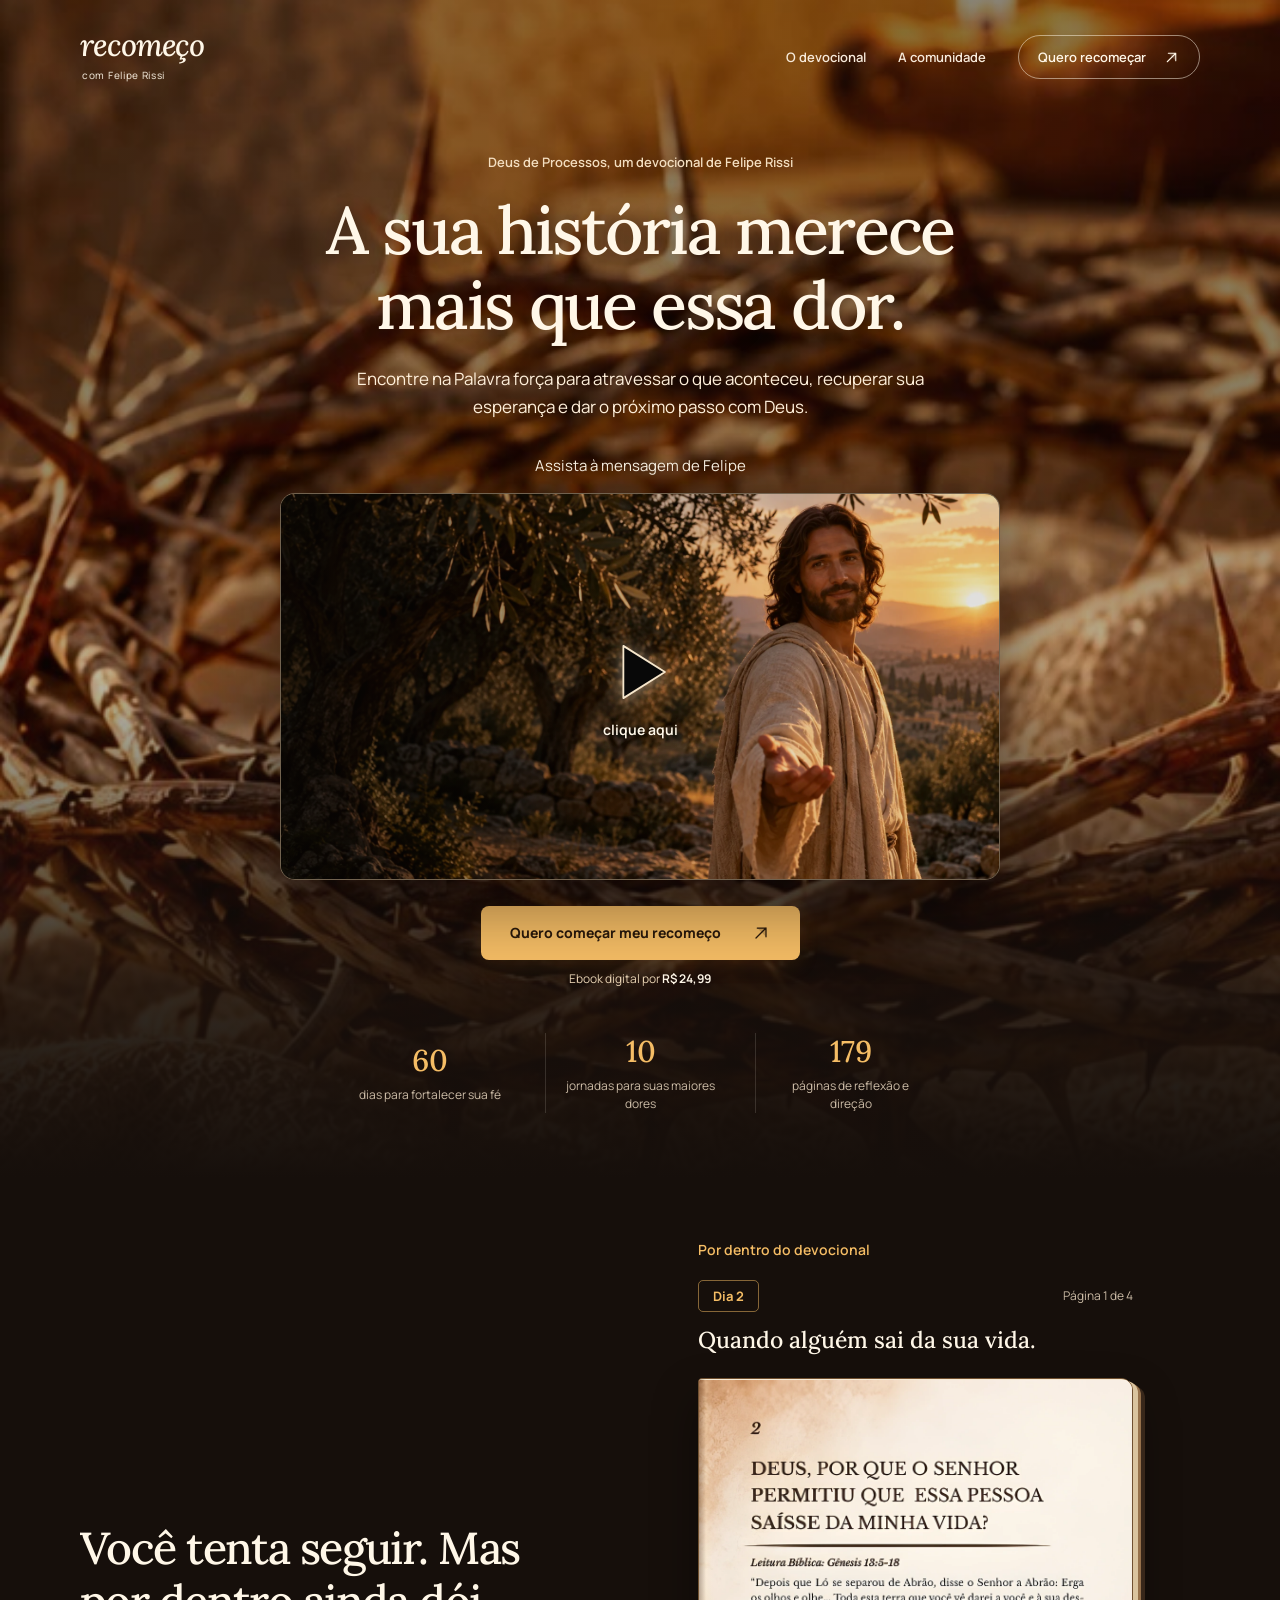
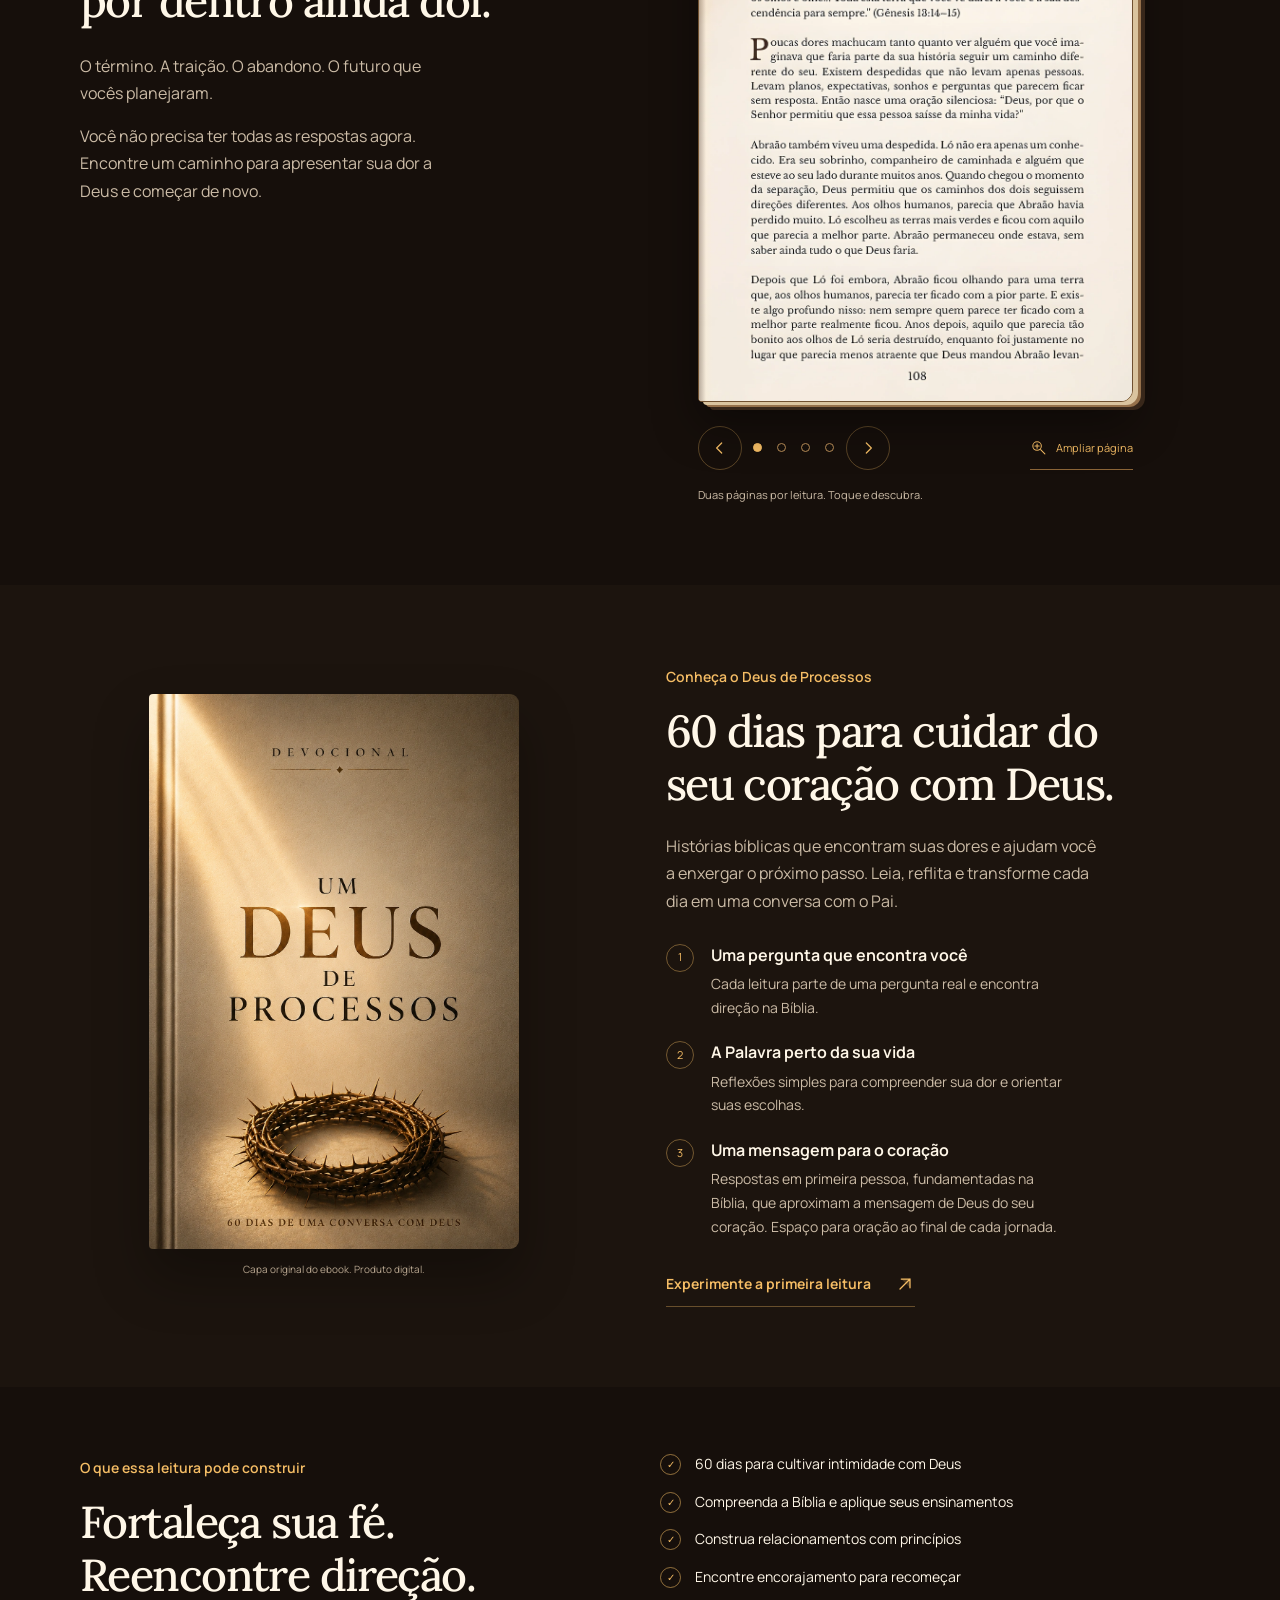
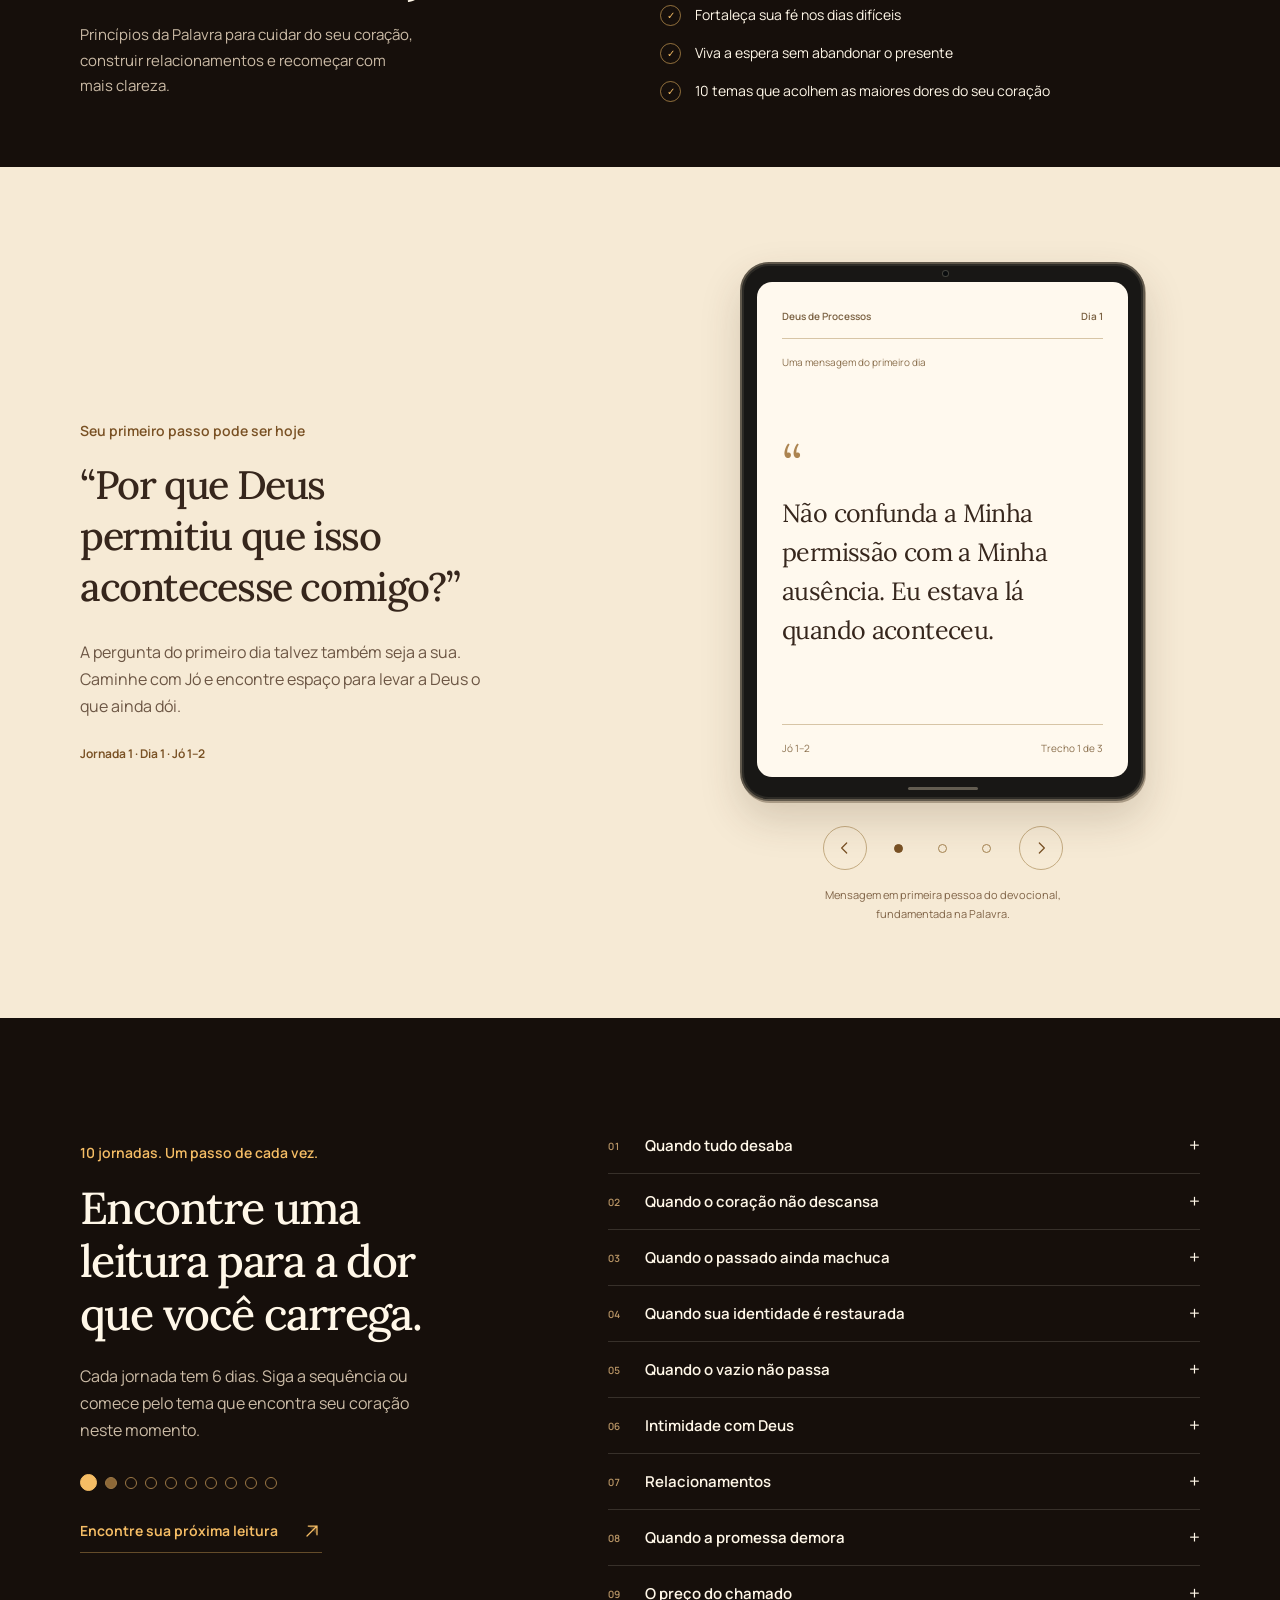
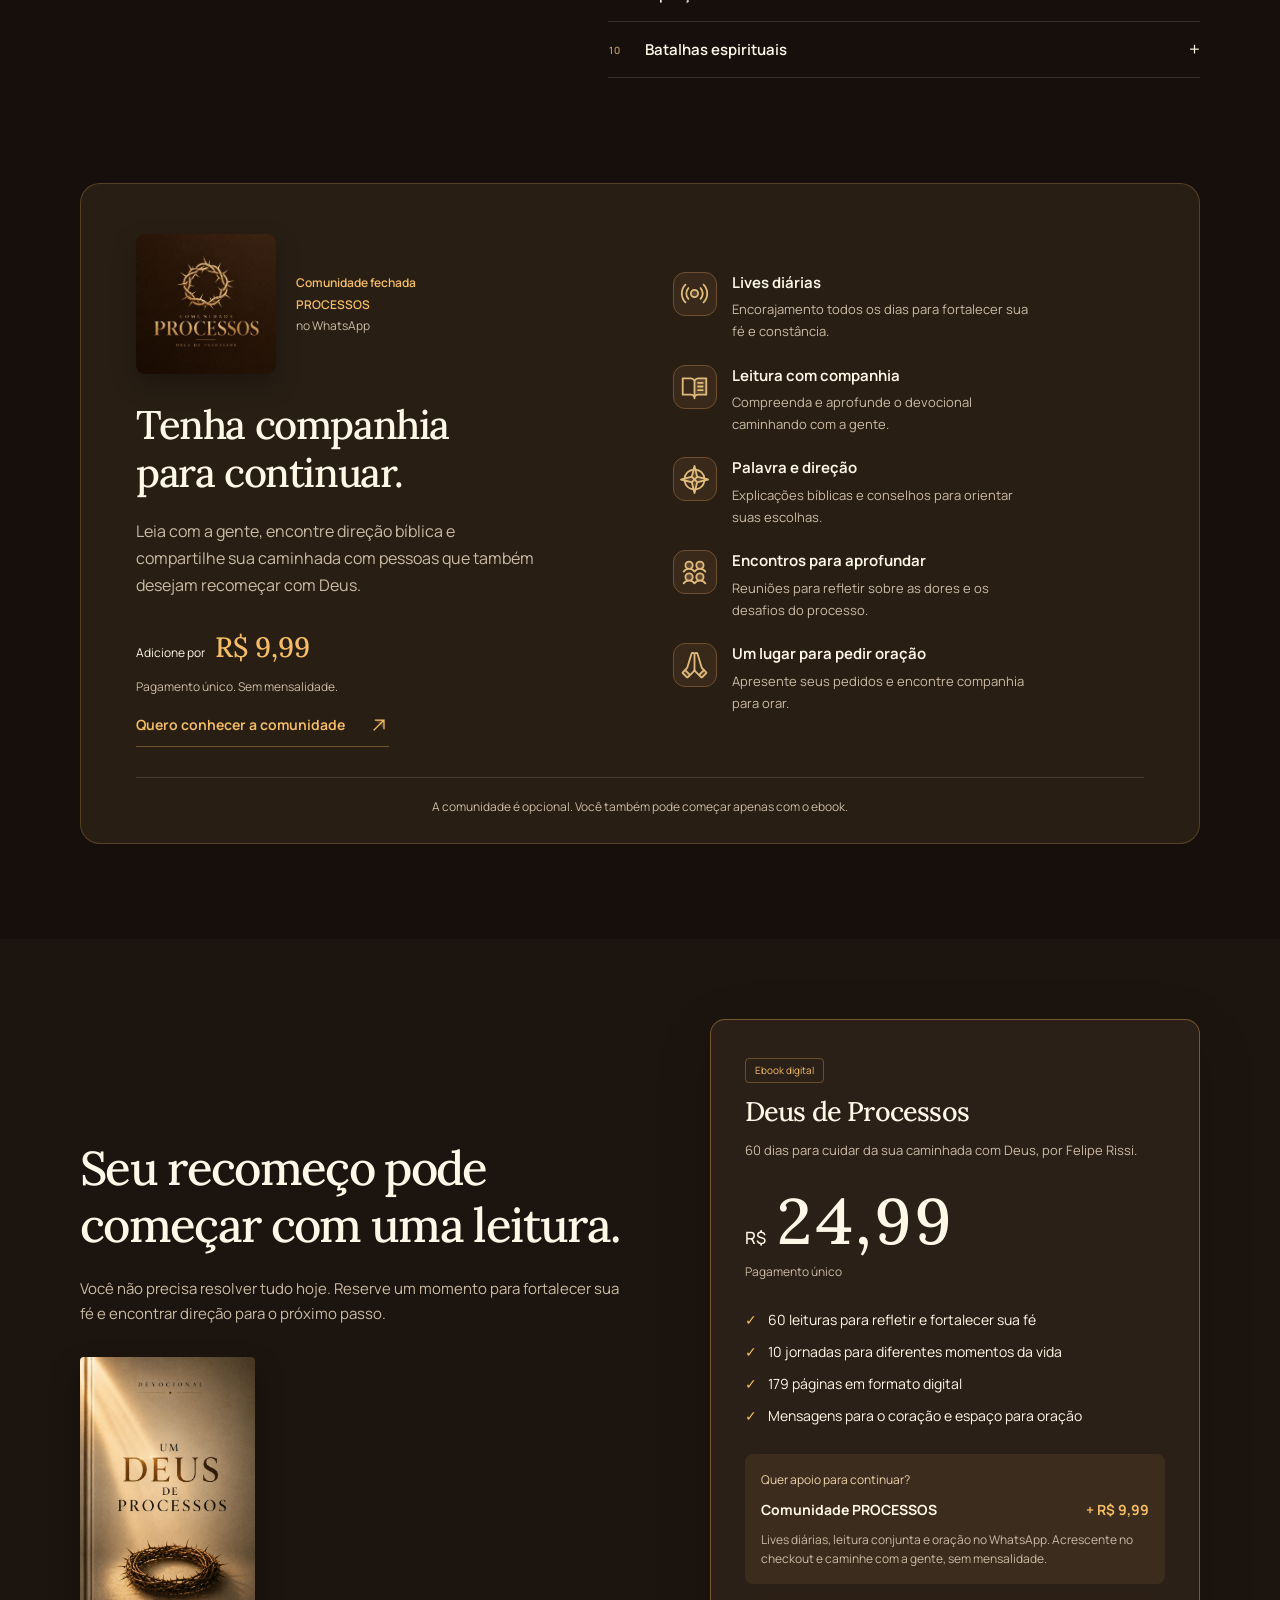
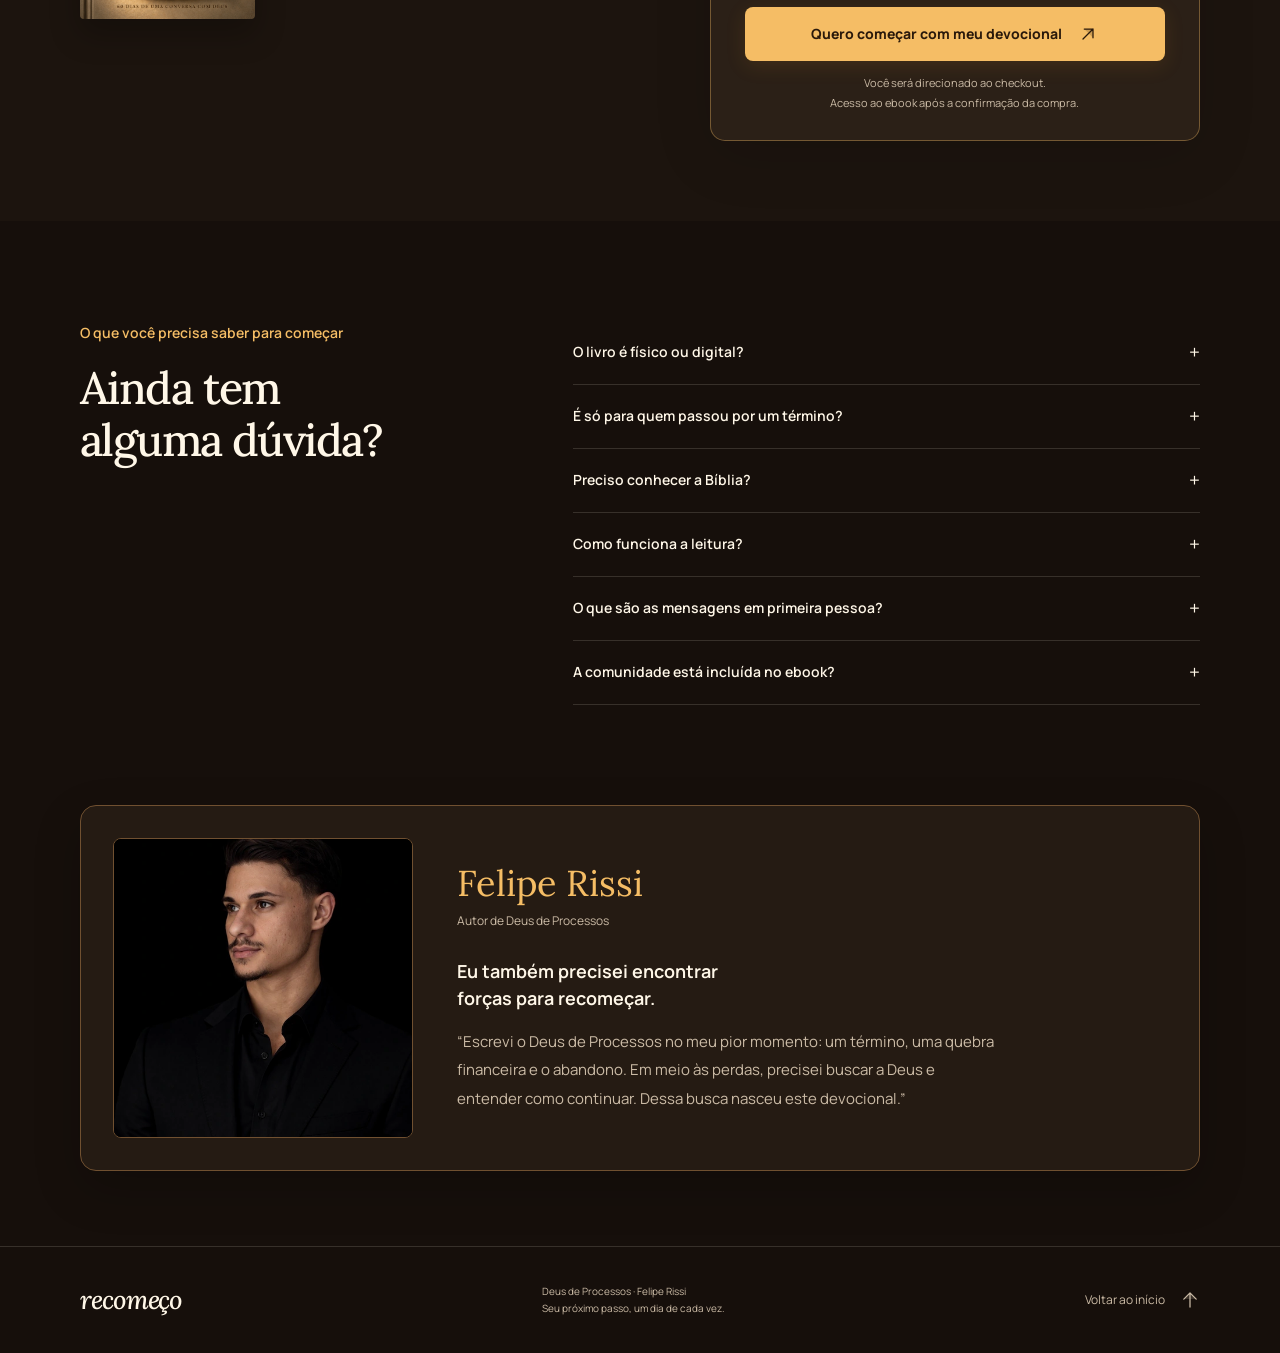
<file: livro-felipe/index.html>
<!doctype html>
<html lang="pt-BR">
<head>
  <meta charset="utf-8">
  <meta name="viewport" content="width=device-width, initial-scale=1, viewport-fit=cover">
  <meta name="theme-color" content="#160f0b">
  <title>Deus de Processos | Encontre forças para recomeçar com Deus</title>
  <meta name="description" content="60 dias para fortalecer sua fé, cuidar do coração e encontrar direção. Conheça o ebook Deus de Processos, de Felipe Rissi, e a comunidade PROCESSOS.">
  <meta property="og:type" content="website">
  <meta property="og:title" content="Sua história merece mais que essa dor. | Deus de Processos">
  <meta property="og:description" content="Um devocional de 60 dias para atravessar a dor, fortalecer sua fé e dar o próximo passo com Deus.">
  <meta property="og:url" content="https://xn--recomeo-zxa.feliperissi.com.br/">
  <meta property="og:image" content="https://xn--recomeo-zxa.feliperissi.com.br/assets/recomeco-jesus.webp">
  <meta property="og:locale" content="pt_BR">
  <meta name="twitter:card" content="summary_large_image">
  <link rel="canonical" href="https://xn--recomeo-zxa.feliperissi.com.br/">
  <link rel="icon" href="assets/favicon.svg" type="image/svg+xml">
  <link rel="preload" href="assets/fonts/lora-latin.woff2" as="font" type="font/woff2" crossorigin>
  <link rel="preload" href="assets/fonts/manrope-latin.woff2" as="font" type="font/woff2" crossorigin>
  <link rel="preload" as="image" href="assets/hero-historico-desktop.webp" media="(min-width: 701px)">
  <link rel="preload" as="image" href="assets/hero-historico-mobile.webp" media="(max-width: 700px)">
  <link rel="stylesheet" href="styles.css">
  <link rel="stylesheet" href="editorial.css">
  <script src="config.js" defer></script>
  <script src="app.js" defer></script>
  <script src="gallery.js" defer></script>
</head>
<body>
  <a class="skip-link" href="#conteudo">Ir para o conteúdo</a>
  <header class="site-header">
    <div class="container header-inner">
      <a class="wordmark" href="#inicio" aria-label="Recomeço, início">recomeço<span>com Felipe Rissi</span></a>
      <nav aria-label="Navegação principal">
        <a class="nav-link" href="#devocional">O devocional</a>
        <a class="nav-link" href="#comunidade">A comunidade</a>
        <a class="header-cta" href="#oferta">Quero recomeçar <svg class="direction-icon" viewBox="0 0 256 256" aria-hidden="true" focusable="false"><path d="M80 64h112v112Z" fill="currentColor" opacity=".2"/><path d="M80 64h112v112M192 64 64 192" fill="none" stroke="currentColor" stroke-width="16" stroke-linecap="round" stroke-linejoin="round"/></svg></a>
      </nav>
    </div>
  </header>
  <main id="conteudo">
    <section class="hero" id="inicio" aria-labelledby="hero-title">
      <picture class="hero-background" aria-hidden="true">
        <source media="(max-width: 700px)" srcset="assets/hero-historico-mobile.webp">
        <img src="assets/hero-historico-desktop.webp" alt="" width="1600" height="900" fetchpriority="high">
      </picture>
      <div class="container hero-content">
        <p class="hero-intro">Deus de Processos, um devocional de Felipe Rissi</p>
        <h1 id="hero-title">A sua história merece<br>mais que essa dor.</h1>
        <p class="hero-description">Encontre na Palavra força para atravessar o que aconteceu, recuperar sua esperança e dar o próximo passo com Deus.</p>
        <p class="vsl-intro">Assista à mensagem de Felipe</p>
        <figure class="vsl-frame" id="vsl" aria-label="Uma jornada de recomeço com Deus">
          <img class="vsl-poster" src="assets/recomeco-jesus.webp" alt="Representação artística de Jesus estendendo a mão em um olival iluminado pelo pôr do sol" width="1672" height="941" fetchpriority="high">
          <figcaption class="vsl-cover-copy" data-vsl-fallback>
            <span>Mesmo quando tudo desaba,</span>
            <strong>Deus continua perto.</strong>
            <a class="poster-link" href="#primeiro-dia">Leia o primeiro dia <svg class="direction-icon" viewBox="0 0 256 256" aria-hidden="true" focusable="false"><path d="M80 64h112v112Z" fill="currentColor" opacity=".2"/><path d="M80 64h112v112M192 64 64 192" fill="none" stroke="currentColor" stroke-width="16" stroke-linecap="round" stroke-linejoin="round"/></svg></a>
          </figcaption>
          <button class="vsl-play" type="button" aria-label="Reproduzir a mensagem de Felipe Rissi" hidden><svg class="vsl-start-icon" viewBox="0 0 64 64" aria-hidden="true" focusable="false"><path d="M18 10 53 32 18 54Z"/></svg><span>clique aqui</span></button>
          <div class="vsl-player" hidden></div>
        </figure>
        <div class="hero-action">
          <a class="button button-gold" href="#oferta">Quero começar meu recomeço <svg class="direction-icon" viewBox="0 0 256 256" aria-hidden="true" focusable="false"><path d="M80 64h112v112Z" fill="currentColor" opacity=".2"/><path d="M80 64h112v112M192 64 64 192" fill="none" stroke="currentColor" stroke-width="16" stroke-linecap="round" stroke-linejoin="round"/></svg></a>
          <p>Ebook digital por <strong>R$&nbsp;24,99</strong></p>
        </div>
        <dl class="hero-facts" aria-label="Dentro do devocional">
          <div><dt>60</dt><dd>dias para fortalecer sua fé</dd></div><div><dt>10</dt><dd>jornadas para suas maiores dores</dd></div><div><dt>179</dt><dd>páginas de reflexão e direção</dd></div>
        </dl>
      </div>
    </section>
    <section class="section recognition" aria-labelledby="recognition-title">
      <div class="container recognition-grid">
        <div class="recognition-copy">
          <h2 id="recognition-title">Você tenta seguir. Mas por dentro ainda dói.</h2>
          <p>O término. A traição. O abandono. O futuro que vocês planejaram.</p>
          <p>Você não precisa ter todas as respostas agora. Encontre um caminho para apresentar sua dor a Deus e começar de novo.</p>
        </div>
        <div class="page-carousel book-carousel" aria-label="Folheie as páginas do devocional" aria-roledescription="carrossel">
          <p class="section-kicker">Por dentro do devocional</p>
          <div class="book-heading"><span class="book-day" aria-live="polite">Dia 2</span><span class="carousel-counter" aria-live="polite">Página 1 de 4</span></div>
          <h3 class="book-topic">Quando alguém sai da sua vida.</h3>
          <div class="book-stage">
            <div class="book-spine" aria-hidden="true"></div>
            <figure class="book-page" data-book-page data-day="2" data-topic="Quando alguém sai da sua vida." role="group" aria-label="Dia 2, página 108">
              <button class="page-preview" type="button" data-page-src="assets/pages/pagina-108.webp" data-page-title="Dia 2 — página 108" aria-label="Ampliar a página 108, dia 2, início da leitura sobre despedida"><img src="assets/pages/pagina-108-preview.webp" alt="Página 108: Deus, por que o Senhor permitiu que essa pessoa saísse da minha vida?" width="1824" height="2616" loading="lazy"></button>
            </figure>
            <figure class="book-page" data-book-page data-day="2" data-topic="Quando alguém sai da sua vida." role="group" aria-label="Dia 2, página 109" hidden>
              <button class="page-preview" type="button" data-page-src="assets/pages/pagina-109.webp" data-page-title="Dia 2 — página 109" aria-label="Ampliar a página 109, dia 2, continuação da leitura sobre despedida"><img src="assets/pages/pagina-109-preview.webp" alt="Página 109: continuação da leitura sobre despedida e mensagem em primeira pessoa" width="1848" height="2648" loading="lazy"></button>
            </figure>
            <figure class="book-page" data-book-page data-day="3" data-topic="Quando perdoar parece impossível." role="group" aria-label="Dia 3, página 110" hidden>
              <button class="page-preview" type="button" data-page-src="assets/pages/pagina-110.webp" data-page-title="Dia 3 — página 110" aria-label="Ampliar a página 110, dia 3, início da leitura sobre perdão"><img src="assets/pages/pagina-110-preview.webp" alt="Página 110: Deus, como posso perdoar quem nunca me pediu perdão?" width="1816" height="2604" loading="lazy"></button>
            </figure>
            <figure class="book-page" data-book-page data-day="3" data-topic="Quando perdoar parece impossível." role="group" aria-label="Dia 3, página 111" hidden>
              <button class="page-preview" type="button" data-page-src="assets/pages/pagina-111.webp" data-page-title="Dia 3 — página 111" aria-label="Ampliar a página 111, dia 3, continuação da leitura sobre perdão"><img src="assets/pages/pagina-111-preview.webp" alt="Página 111: continuação da leitura sobre perdão e mensagem em primeira pessoa" width="1832" height="2616" loading="lazy"></button>
            </figure>
          </div>
          <div class="book-footer">
            <div class="carousel-controls">
              <button class="carousel-arrow" type="button" data-carousel-prev aria-label="Página anterior do livro"><svg viewBox="0 0 24 24" aria-hidden="true"><path d="m14 6-6 6 6 6"/></svg></button>
              <div class="carousel-dots"><button type="button" data-carousel-dot="0" aria-label="Mostrar página 108, dia 2" aria-current="true"></button><button type="button" data-carousel-dot="1" aria-label="Mostrar página 109, dia 2"></button><button type="button" data-carousel-dot="2" aria-label="Mostrar página 110, dia 3"></button><button type="button" data-carousel-dot="3" aria-label="Mostrar página 111, dia 3"></button></div>
              <button class="carousel-arrow" type="button" data-carousel-next aria-label="Virar para a próxima página do livro"><svg viewBox="0 0 24 24" aria-hidden="true"><path d="m10 6 6 6-6 6"/></svg></button>
            </div>
            <button class="book-enlarge" type="button" data-book-enlarge><svg viewBox="0 0 24 24" aria-hidden="true"><circle cx="10" cy="10" r="6"/><path d="m15 15 6 6M7 10h6M10 7v6"/></svg>Ampliar página</button>
          </div>
          <p class="carousel-hint">Duas páginas por leitura. Toque e descubra.</p>
        </div>
      </div>
    </section>
    <section class="section devotional" id="devocional" aria-labelledby="devotional-title">
      <div class="container devotional-grid">
        <figure class="ebook-visual original-cover"><img src="assets/capa-original.webp" alt="Capa original do devocional Um Deus de Processos, com coroa de espinhos e fundo dourado" width="1024" height="1535" loading="lazy"><figcaption>Capa original do ebook. Produto digital.</figcaption></figure>
        <div class="devotional-copy">
          <p class="section-kicker">Conheça o Deus de Processos</p>
          <h2 id="devotional-title">60 dias para cuidar do seu coração com Deus.</h2>
          <p>Histórias bíblicas que encontram suas dores e ajudam você a enxergar o próximo passo. Leia, reflita e transforme cada dia em uma conversa com o Pai.</p>
          <ol class="reading-steps">
            <li><span class="step-number" aria-hidden="true">1</span><div><h3>Uma pergunta que encontra você</h3><p>Cada leitura parte de uma pergunta real e encontra direção na Bíblia.</p></div></li>
            <li><span class="step-number" aria-hidden="true">2</span><div><h3>A Palavra perto da sua vida</h3><p>Reflexões simples para compreender sua dor e orientar suas escolhas.</p></div></li>
            <li><span class="step-number" aria-hidden="true">3</span><div><h3>Uma mensagem para o coração</h3><p>Respostas em primeira pessoa, fundamentadas na Bíblia, que aproximam a mensagem de Deus do seu coração. Espaço para oração ao final de cada jornada.</p></div></li>
          </ol>
          <a class="text-link" href="#primeiro-dia">Experimente a primeira leitura <svg class="direction-icon" viewBox="0 0 256 256" aria-hidden="true" focusable="false"><path d="M80 64h112v112Z" fill="currentColor" opacity=".2"/><path d="M80 64h112v112M192 64 64 192" fill="none" stroke="currentColor" stroke-width="16" stroke-linecap="round" stroke-linejoin="round"/></svg></a>
        </div>
      </div>
    </section>
    <section class="section book-benefits-section" aria-labelledby="book-benefits-title">
      <div class="container book-benefits-grid">
        <div><p class="section-kicker">O que essa leitura pode construir</p><h2 id="book-benefits-title">Fortaleça sua fé. Reencontre direção.</h2><p>Princípios da Palavra para cuidar do seu coração, construir relacionamentos e recomeçar com mais clareza.</p></div>
        <ul class="book-benefits-list">
          <li><span aria-hidden="true">✓</span><span>60 dias para cultivar intimidade com Deus</span></li>
          <li><span aria-hidden="true">✓</span><span>Compreenda a Bíblia e aplique seus ensinamentos</span></li>
          <li><span aria-hidden="true">✓</span><span>Construa relacionamentos com princípios</span></li>
          <li><span aria-hidden="true">✓</span><span>Encontre encorajamento para recomeçar</span></li>
          <li><span aria-hidden="true">✓</span><span>Fortaleça sua fé nos dias difíceis</span></li>
          <li><span aria-hidden="true">✓</span><span>Viva a espera sem abandonar o presente</span></li>
          <li><span aria-hidden="true">✓</span><span>10 temas que acolhem as maiores dores do seu coração</span></li>
        </ul>
      </div>
    </section>
    <section class="section sample-section" id="primeiro-dia" aria-labelledby="sample-title">
      <div class="container sample-grid">
        <div class="sample-intro">
          <p class="section-kicker">Seu primeiro passo pode ser hoje</p>
          <h2 id="sample-title">“Por que Deus<br>permitiu que isso<br>acontecesse comigo?”</h2>
          <p>A pergunta do primeiro dia talvez também seja a sua. Caminhe com Jó e encontre espaço para levar a Deus o que ainda dói.</p>
          <span class="scripture-reference">Jornada 1 · Dia 1 · Jó 1–2</span>
        </div>
        <div class="ipad-carousel" aria-label="Trechos do primeiro dia do devocional" aria-roledescription="carrossel">
          <div class="ipad-frame">
            <span class="ipad-camera" aria-hidden="true"></span>
            <div class="ipad-screen">
              <div class="ipad-reading-header"><span>Deus de Processos</span><span>Dia 1</span></div>
              <p class="ipad-reading-label">Uma mensagem do primeiro dia</p>
              <div class="ipad-text-stage">
                <blockquote class="ipad-text-slide" data-ipad-slide role="group" aria-label="Trecho 1 de 3"><span class="ipad-quote" aria-hidden="true">“</span><p>Não confunda a Minha permissão com a Minha ausência. Eu estava lá quando aconteceu.</p></blockquote>
                <blockquote class="ipad-text-slide" data-ipad-slide role="group" aria-label="Trecho 2 de 3" hidden><span class="ipad-quote" aria-hidden="true">“</span><p>Não pense que os melhores capítulos da sua vida ficaram para trás. Segure a Minha mão.</p></blockquote>
                <blockquote class="ipad-text-slide" data-ipad-slide role="group" aria-label="Trecho 3 de 3" hidden><span class="ipad-quote" aria-hidden="true">“</span><p>A sua história não terminou no que aconteceu com você.</p></blockquote>
              </div>
              <div class="ipad-reading-footer"><span>Jó 1–2</span><span class="ipad-counter" aria-live="polite">Trecho 1 de 3</span></div>
            </div>
            <span class="ipad-home" aria-hidden="true"></span>
          </div>
          <div class="ipad-controls"><button class="ipad-arrow" type="button" data-ipad-prev aria-label="Trecho anterior"><svg viewBox="0 0 24 24" aria-hidden="true"><path d="m14 6-6 6 6 6"/></svg></button><div class="ipad-dots"><button type="button" data-ipad-dot="0" aria-label="Mostrar primeiro trecho" aria-current="true"></button><button type="button" data-ipad-dot="1" aria-label="Mostrar segundo trecho"></button><button type="button" data-ipad-dot="2" aria-label="Mostrar terceiro trecho"></button></div><button class="ipad-arrow" type="button" data-ipad-next aria-label="Próximo trecho"><svg viewBox="0 0 24 24" aria-hidden="true"><path d="m10 6 6 6-6 6"/></svg></button></div>
          <p class="ipad-caption">Mensagem em primeira pessoa do devocional,<br>fundamentada na Palavra.</p>
        </div>
      </div>
    </section>
    <section class="section journey-section" aria-labelledby="journey-title">
      <div class="container journey-grid">
        <div class="journey-intro">
          <p class="section-kicker">10 jornadas. Um passo de cada vez.</p><h2 id="journey-title">Encontre uma leitura para a dor que você carrega.</h2>
          <p>Cada jornada tem 6 dias. Siga a sequência ou comece pelo tema que encontra seu coração neste momento.</p>
          <div class="journey-trail" aria-hidden="true"><span></span><span></span><span></span><span></span><span></span><span></span><span></span><span></span><span></span><span></span></div>
          <a class="text-link" href="#oferta">Encontre sua próxima leitura <svg class="direction-icon" viewBox="0 0 256 256" aria-hidden="true" focusable="false"><path d="M80 64h112v112Z" fill="currentColor" opacity=".2"/><path d="M80 64h112v112M192 64 64 192" fill="none" stroke="currentColor" stroke-width="16" stroke-linecap="round" stroke-linejoin="round"/></svg></a>
        </div>
        <div class="journey-list">
          <details><summary><span class="journey-number">01</span><span>Quando tudo desaba</span><span class="expand-symbol" aria-hidden="true">+</span></summary><p>Encontre acolhimento para perguntar: “Por que Deus permitiu isso?” e admitir: “Eu cansei de ser forte, Deus.”</p></details>
          <details><summary><span class="journey-number">02</span><span>Quando o coração não descansa</span><span class="expand-symbol" aria-hidden="true">+</span></summary><p>Leituras para levar suas preocupações a Deus e enfrentar o amanhã com mais confiança.</p></details>
          <details><summary><span class="journey-number">03</span><span>Quando o passado ainda machuca</span><span class="expand-symbol" aria-hidden="true">+</span></summary><p>Reflita sobre as feridas que permanecem e encontre princípios para caminhar em direção ao perdão.</p></details>
          <details><summary><span class="journey-number">04</span><span>Quando sua identidade é restaurada</span><span class="expand-symbol" aria-hidden="true">+</span></summary><p>Reencontre seu valor diante de Deus e fortaleça a coragem para dar o primeiro passo.</p></details>
          <details><summary><span class="journey-number">05</span><span>Quando o vazio não passa</span><span class="expand-symbol" aria-hidden="true">+</span></summary><p>Compreenda sua busca por pertencimento e o que você espera receber do amor de alguém.</p></details>
          <details><summary><span class="journey-number">06</span><span>Intimidade com Deus</span><span class="expand-symbol" aria-hidden="true">+</span></summary><p>Cultive seu tempo com o Pai, aprenda a orar e aproxime a Palavra da sua rotina.</p></details>
          <details><summary><span class="journey-number">07</span><span>Relacionamentos</span><span class="expand-symbol" aria-hidden="true">+</span></summary><p>Cuide das marcas de quem foi embora e reflita sobre como construir um novo amor com princípios.</p></details>
          <details><summary><span class="journey-number">08</span><span>Quando a promessa demora</span><span class="expand-symbol" aria-hidden="true">+</span></summary><p>Fortaleça sua confiança nos dias em que nada parece avançar e a resposta ainda não veio.</p></details>
          <details><summary><span class="journey-number">09</span><span>O preço do chamado</span><span class="expand-symbol" aria-hidden="true">+</span></summary><p>Reflita sobre entrega e propósito para caminhar com mais clareza nas suas decisões.</p></details>
          <details><summary><span class="journey-number">10</span><span>Batalhas espirituais</span><span class="expand-symbol" aria-hidden="true">+</span></summary><p>Encontre encorajamento na Palavra para perseverar e permanecer firme na caminhada que começou.</p></details>
        </div>
      </div>
    </section>
    <section class="section community-section" id="comunidade" aria-labelledby="community-title">
      <div class="container community-panel">
        <div class="community-copy">
          <div class="community-identity"><img src="assets/logo-comunidade.webp" alt="Logo oficial da Comunidade Processos, com coroa de espinhos dourada" width="1254" height="1254" loading="lazy"><p class="section-kicker">Comunidade fechada PROCESSOS<span>no WhatsApp</span></p></div><h2 id="community-title">Tenha companhia para continuar.</h2>
          <p>Leia com a gente, encontre direção bíblica e compartilhe sua caminhada com pessoas que também desejam recomeçar com Deus.</p>
          <div class="community-price"><span>Adicione por</span><strong>R$&nbsp;9,99</strong><span>Pagamento único. Sem mensalidade.</span></div>
          <a class="text-link" href="#oferta">Quero conhecer a comunidade <svg class="direction-icon" viewBox="0 0 256 256" aria-hidden="true" focusable="false"><path d="M80 64h112v112Z" fill="currentColor" opacity=".2"/><path d="M80 64h112v112M192 64 64 192" fill="none" stroke="currentColor" stroke-width="16" stroke-linecap="round" stroke-linejoin="round"/></svg></a>
        </div>
        <ul class="community-benefits">
          <li><span class="benefit-icon" aria-hidden="true"><img src="assets/icons/broadcast.svg" alt="" width="32" height="32" loading="lazy"></span><div><h3>Lives diárias</h3><p>Encorajamento todos os dias para fortalecer sua fé e constância.</p></div></li>
          <li><span class="benefit-icon" aria-hidden="true"><img src="assets/icons/book-open-text.svg" alt="" width="32" height="32" loading="lazy"></span><div><h3>Leitura com companhia</h3><p>Compreenda e aprofunde o devocional caminhando com a gente.</p></div></li>
          <li><span class="benefit-icon" aria-hidden="true"><img src="assets/icons/compass-rose.svg" alt="" width="32" height="32" loading="lazy"></span><div><h3>Palavra e direção</h3><p>Explicações bíblicas e conselhos para orientar suas escolhas.</p></div></li>
          <li><span class="benefit-icon" aria-hidden="true"><img src="assets/icons/users-four.svg" alt="" width="32" height="32" loading="lazy"></span><div><h3>Encontros para aprofundar</h3><p>Reuniões para refletir sobre as dores e os desafios do processo.</p></div></li>
          <li><span class="benefit-icon" aria-hidden="true"><img src="assets/icons/hands-praying.svg" alt="" width="32" height="32" loading="lazy"></span><div><h3>Um lugar para pedir oração</h3><p>Apresente seus pedidos e encontre companhia para orar.</p></div></li>
        </ul>
        <p class="community-note">A comunidade é opcional. Você também pode começar apenas com o ebook.</p>
      </div>
    </section>
    <section class="section offer-section" id="oferta" aria-labelledby="offer-title">
      <div class="container offer-grid">
        <div class="offer-intro">
          <h2 id="offer-title">Seu recomeço pode começar com uma leitura.</h2><p>Você não precisa resolver tudo hoje. Reserve um momento para fortalecer sua fé e encontrar direção para o próximo passo.</p>
          <figure class="offer-image original-cover"><img src="assets/capa-original.webp" alt="Capa original do ebook Um Deus de Processos" width="1024" height="1535" loading="lazy"></figure>
        </div>
        <div class="offer-card">
          <p class="offer-format">Ebook digital</p><h3>Deus de Processos</h3><p class="offer-subtitle">60 dias para cuidar da sua caminhada com Deus, por Felipe Rissi.</p>
          <p class="offer-price"><span>R$</span>24,99</p><p class="payment-note">Pagamento único</p>
          <ul class="offer-includes"><li><span aria-hidden="true">✓</span>60 leituras para refletir e fortalecer sua fé</li><li><span aria-hidden="true">✓</span>10 jornadas para diferentes momentos da vida</li><li><span aria-hidden="true">✓</span>179 páginas em formato digital</li><li><span aria-hidden="true">✓</span>Mensagens para o coração e espaço para oração</li></ul>
          <div class="optional-community"><span class="optional-label">Quer apoio para continuar?</span><div><strong>Comunidade PROCESSOS</strong><span>+ R$&nbsp;9,99</span></div><p>Lives diárias, leitura conjunta e oração no WhatsApp. Acrescente no checkout e caminhe com a gente, sem mensalidade.</p></div>
          <a class="button button-gold checkout-link" href="https://app.ephra.io/checkout/v2/izv1zkf">Quero começar com meu devocional <svg class="direction-icon" viewBox="0 0 256 256" aria-hidden="true" focusable="false"><path d="M80 64h112v112Z" fill="currentColor" opacity=".2"/><path d="M80 64h112v112M192 64 64 192" fill="none" stroke="currentColor" stroke-width="16" stroke-linecap="round" stroke-linejoin="round"/></svg></a>
          <p class="checkout-note">Você será direcionado ao checkout.<br>Acesso ao ebook após a confirmação da compra.</p>
        </div>
      </div>
    </section>
    <section class="section faq-section" aria-labelledby="faq-title">
      <div class="container faq-grid">
        <div><p class="section-kicker">O que você precisa saber para começar</p><h2 id="faq-title">Ainda tem<br>alguma dúvida?</h2></div>
        <div class="faq-list">
          <details><summary>O livro é físico ou digital?<span class="expand-symbol" aria-hidden="true">+</span></summary><p>Você recebe o ebook digital Deus de Processos, com 179 páginas, por R$ 24,99. A capa e as páginas apresentadas pertencem ao livro original.</p></details>
          <details><summary>É só para quem passou por um término?<span class="expand-symbol" aria-hidden="true">+</span></summary><p>Não. As jornadas também acolhem abandono, espera, comparação, medo e questões sobre identidade, propósito e intimidade com Deus.</p></details>
          <details><summary>Preciso conhecer a Bíblia?<span class="expand-symbol" aria-hidden="true">+</span></summary><p>Não. A linguagem é simples e aproxima as histórias bíblicas da sua realidade, ajudando você a compreender e aplicar as reflexões.</p></details>
          <details><summary>Como funciona a leitura?<span class="expand-symbol" aria-hidden="true">+</span></summary><p>Uma leitura por dia, durante 60 dias, em 10 jornadas de 6 dias. Comece pelo tema que mais toca seu coração ou siga a sequência, respeitando seu ritmo.</p></details>
          <details><summary>O que são as mensagens em primeira pessoa?<span class="expand-symbol" aria-hidden="true">+</span></summary><p>Textos fundamentados na Bíblia, escritos como uma conversa com Deus. Esse recurso aproxima a mensagem do seu coração e convida você à reflexão e à oração.</p></details>
          <details><summary>A comunidade está incluída no ebook?<span class="expand-symbol" aria-hidden="true">+</span></summary><p>A PROCESSOS é um adicional opcional de R$ 9,99 no WhatsApp. Inclui lives diárias, leitura conjunta, encontros e oração. Pagamento único, sem mensalidade. Você pode comprar o ebook separadamente.</p></details>
        </div>
      </div>
    </section>
    <section class="author-note" aria-labelledby="author-title">
      <div class="container author-inner"><div class="author-photo"><img class="author-avatar" src="assets/felipe-rissi-perfil.webp" alt="Felipe Rissi, autor do devocional" width="512" height="680" loading="lazy"></div><div class="author-copy"><p class="author-name">Felipe Rissi</p><p class="author-role">Autor de Deus de Processos</p><h2 id="author-title">Eu também precisei encontrar forças para recomeçar.</h2><p>“Escrevi o Deus de Processos no meu pior momento: um término, uma quebra financeira e o abandono. Em meio às perdas, precisei buscar a Deus e entender como continuar. Dessa busca nasceu este devocional.”</p></div></div>
    </section>
  </main>
  <dialog class="page-viewer" id="page-viewer" aria-labelledby="page-viewer-title">
    <div class="viewer-toolbar"><h2 id="page-viewer-title">Página do devocional</h2><button class="viewer-close" type="button" aria-label="Fechar página ampliada"><span aria-hidden="true">×</span></button></div>
    <div class="viewer-body" tabindex="0" aria-label="Página do livro, área de leitura"><img class="viewer-image" alt="" width="1824" height="2616"></div>
    <div class="viewer-controls"><button type="button" data-viewer-prev aria-label="Página anterior"><svg class="direction-icon" viewBox="0 0 256 256" aria-hidden="true" focusable="false"><g transform="rotate(225 128 128)"><path d="M80 64h112v112Z" fill="currentColor" opacity=".2"/><path d="M80 64h112v112M192 64 64 192" fill="none" stroke="currentColor" stroke-width="16" stroke-linecap="round" stroke-linejoin="round"/></g></svg></button><span class="viewer-counter" aria-live="polite"></span><button type="button" data-viewer-zoom aria-pressed="false">Aproximar</button><button type="button" data-viewer-next aria-label="Próxima página"><svg class="direction-icon" viewBox="0 0 256 256" aria-hidden="true" focusable="false"><g transform="rotate(45 128 128)"><path d="M80 64h112v112Z" fill="currentColor" opacity=".2"/><path d="M80 64h112v112M192 64 64 192" fill="none" stroke="currentColor" stroke-width="16" stroke-linecap="round" stroke-linejoin="round"/></g></svg></button></div>
  </dialog>
  <footer class="site-footer"><div class="container footer-inner"><a class="wordmark" href="#inicio" aria-label="Recomeço, voltar ao início">recomeço</a><p>Deus de Processos · Felipe Rissi<br>Seu próximo passo, um dia de cada vez.</p><a class="footer-back" href="#inicio">Voltar ao início <svg class="direction-icon" viewBox="0 0 256 256" aria-hidden="true" focusable="false"><g transform="rotate(315 128 128)"><path d="M80 64h112v112Z" fill="currentColor" opacity=".2"/><path d="M80 64h112v112M192 64 64 192" fill="none" stroke="currentColor" stroke-width="16" stroke-linecap="round" stroke-linejoin="round"/></g></svg></a></div></footer>
</body>
</html>
</file>
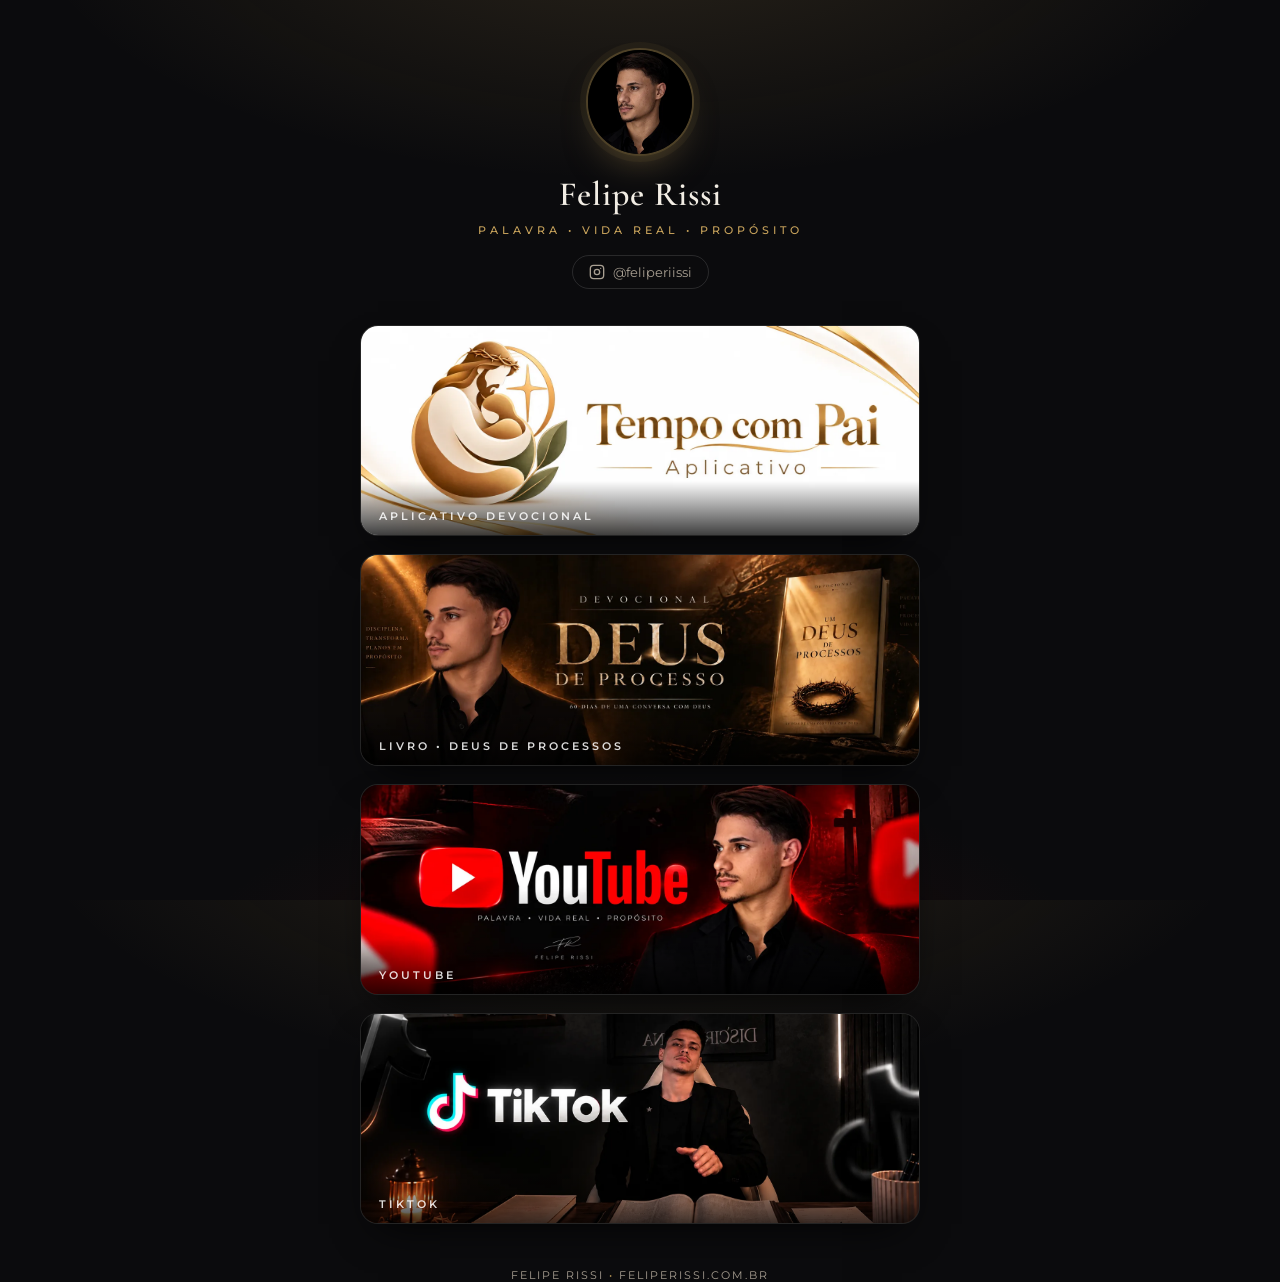
<file: pagina-de-links/index.html>
<!DOCTYPE html>
<html lang="pt-BR">
<head>
  <meta charset="UTF-8">
  <meta name="viewport" content="width=device-width, initial-scale=1.0">
  <title>Felipe Rissi | Links</title>
  <meta name="description" content="Palavra, vida real e propósito. Todos os links do Felipe Rissi em um só lugar.">
  <meta property="og:title" content="Felipe Rissi | Links">
  <meta property="og:description" content="Palavra • Vida Real • Propósito">
  <meta property="og:image" content="https://feliperissi.com.br/pagina-de-links/img/felipe.webp">
  <meta name="theme-color" content="#0b0b0d">
  <link rel="icon" href="data:image/svg+xml,<svg xmlns='http://www.w3.org/2000/svg' viewBox='0 0 100 100'><circle cx='50' cy='50' r='48' fill='%230b0b0d'/><text x='50' y='66' text-anchor='middle' font-family='Georgia,serif' font-size='46' fill='%23c9a45c'>FR</text></svg>">
  <link rel="preconnect" href="https://fonts.googleapis.com">
  <link rel="preconnect" href="https://fonts.gstatic.com" crossorigin>
  <link href="https://fonts.googleapis.com/css2?family=Cormorant+Garamond:wght@500;600&family=Montserrat:wght@400;500;600&display=swap" rel="stylesheet">
  <style>
    :root {
      --bg: #0b0b0d;
      --text: #f2ede4;
      --muted: #a89f92;
      --gold: #c9a45c;
      --gold-soft: rgba(201, 164, 92, 0.35);
    }
    * { box-sizing: border-box; margin: 0; padding: 0; }
    html, body { height: 100%; }
    body {
      background: var(--bg);
      background-image:
        radial-gradient(ellipse 80% 50% at 50% -10%, rgba(201, 164, 92, 0.16), transparent 60%),
        radial-gradient(ellipse 60% 40% at 50% 110%, rgba(120, 20, 20, 0.18), transparent 60%);
      color: var(--text);
      font-family: 'Montserrat', system-ui, sans-serif;
      -webkit-font-smoothing: antialiased;
      display: flex;
      flex-direction: column;
      align-items: center;
      min-height: 100%;
      padding: 48px 16px 40px;
    }
    main { width: 100%; max-width: 560px; }

    header { text-align: center; margin-bottom: 36px; }
    .avatar {
      display: block;
      width: 108px; height: 108px; border-radius: 50%;
      margin: 0 auto 18px;
      object-fit: cover;
      border: 2px solid var(--gold-soft);
      background: #0d0c0a;
      box-shadow: 0 0 0 6px rgba(201,164,92,0.06), 0 20px 40px -20px rgba(201,164,92,0.5);
    }
    h1 {
      font-family: 'Cormorant Garamond', serif;
      font-weight: 600;
      font-size: 34px;
      letter-spacing: 1px;
      color: var(--text);
    }
    .tagline {
      margin-top: 8px;
      font-size: 11px;
      font-weight: 500;
      letter-spacing: 4px;
      text-transform: uppercase;
      color: var(--gold);
    }
    .ig {
      display: inline-flex; align-items: center; gap: 8px;
      margin-top: 18px;
      padding: 8px 16px;
      border-radius: 999px;
      border: 1px solid rgba(255,255,255,0.12);
      color: var(--muted);
      font-size: 13px;
      text-decoration: none;
      transition: border-color .2s, color .2s;
    }
    .ig:hover { border-color: var(--gold); color: var(--text); }
    .ig svg { width: 16px; height: 16px; }

    .links { display: flex; flex-direction: column; gap: 18px; }
    .card {
      display: block;
      position: relative;
      border-radius: 18px;
      overflow: hidden;
      border: 1px solid rgba(255,255,255,0.08);
      box-shadow: 0 18px 40px -18px rgba(0,0,0,0.9);
      transition: transform .25s ease, box-shadow .25s ease, border-color .25s ease;
      text-decoration: none;
      background: #111;
    }
    .card img {
      display: block;
      width: 100%;
      height: auto;
      aspect-ratio: 16 / 6;
      object-fit: cover;
    }
    .card:hover, .card:focus-visible {
      transform: translateY(-4px) scale(1.01);
      border-color: var(--gold-soft);
      box-shadow: 0 26px 50px -18px rgba(0,0,0,0.95), 0 0 0 1px rgba(201,164,92,0.25);
      outline: none;
    }
    .card:active { transform: translateY(-1px) scale(0.995); }
    .card .label {
      position: absolute; left: 0; right: 0; bottom: 0;
      padding: 28px 18px 12px;
      font-size: 11px; font-weight: 600; letter-spacing: 3px; text-transform: uppercase;
      color: rgba(255,255,255,0.85);
      background: linear-gradient(to top, rgba(0,0,0,0.75), transparent);
      pointer-events: none;
    }
    .card.soon { opacity: .6; cursor: default; }
    .card.soon:hover { transform: none; border-color: rgba(255,255,255,0.08); }

    footer {
      margin-top: 44px;
      text-align: center;
      font-size: 11px;
      letter-spacing: 2px;
      text-transform: uppercase;
      color: var(--muted);
    }
    footer span { color: var(--gold); }

    @media (max-width: 420px) {
      body { padding-top: 36px; }
      h1 { font-size: 30px; }
      .card img { aspect-ratio: 16 / 7; }
    }
  </style>
</head>
<body>
  <main>
    <header>
      <img class="avatar" src="/pagina-de-links/img/felipe.webp" alt="Felipe Rissi" width="400" height="400" fetchpriority="high">
      <h1>Felipe Rissi</h1>
      <p class="tagline">Palavra • Vida Real • Propósito</p>
      <a class="ig" href="https://www.instagram.com/feliperiissi/" target="_blank" rel="noopener">
        <svg viewBox="0 0 24 24" fill="none" stroke="currentColor" stroke-width="2" stroke-linecap="round" stroke-linejoin="round" aria-hidden="true"><rect x="2" y="2" width="20" height="20" rx="5"/><circle cx="12" cy="12" r="4"/><circle cx="17.5" cy="6.5" r="1" fill="currentColor" stroke="none"/></svg>
        @feliperiissi
      </a>
    </header>

    <nav class="links" aria-label="Links">
      <a class="card" href="https://tempocompai.com.br" target="_blank" rel="noopener">
        <img src="/pagina-de-links/img/tempo-com-pai.webp" alt="Aplicativo Tempo com Pai" width="1600" height="533" fetchpriority="high">
        <span class="label">Aplicativo Devocional</span>
      </a>

      <a class="card" href="https://recomeco.feliperissi.com.br/" target="_blank" rel="noopener">
        <img src="/pagina-de-links/img/devocional.webp" alt="Devocional Um Deus de Processos, 60 dias de uma conversa com Deus" width="1600" height="578" loading="lazy">
        <span class="label">Livro • Deus de Processos</span>
      </a>

      <a class="card" href="https://youtube.com/@feliperissii?si=JRqTO2iqi7ANYQti" target="_blank" rel="noopener">
        <img src="/pagina-de-links/img/youtube.webp" alt="Canal do Felipe Rissi no YouTube" width="1600" height="569" loading="lazy">
        <span class="label">YouTube</span>
      </a>

      <a class="card" href="https://www.tiktok.com/@.feliperiissi?_r=1&amp;_t=ZS-99vDPh1VSPU" target="_blank" rel="noopener">
        <img src="/pagina-de-links/img/tiktok.webp" alt="Perfil do Felipe Rissi no TikTok" width="1600" height="900" loading="lazy">
        <span class="label">TikTok</span>
      </a>
    </nav>
  </main>

  <footer>Felipe Rissi <span>•</span> feliperissi.com.br</footer>

  <script>
    document.querySelectorAll('.card.soon').forEach(function (a) {
      a.addEventListener('click', function (e) { e.preventDefault(); });
    });
  </script>
</body>
</html>
</file>
<file: livro-felipe/styles.css>
@font-face{font-family:Lora;src:url('assets/fonts/lora-latin.woff2') format('woff2');font-weight:400 700;font-style:normal;font-display:swap}
@font-face{font-family:Lora;src:url('assets/fonts/lora-italic-latin.woff2') format('woff2');font-weight:400 700;font-style:italic;font-display:swap}
@font-face{font-family:Manrope;src:url('assets/fonts/manrope-latin.woff2') format('woff2');font-weight:400 800;font-style:normal;font-display:swap}
:root{color-scheme:dark;--ink:#160f0b;--surface:#241a13;--white:#fff7e8;--muted:#cbbba6;--gold:#f5bd65;--paper:#f6ead5;--line:rgba(255,247,232,.14);--display:Lora,Georgia,serif;--body:Manrope,Helvetica,sans-serif}
*{box-sizing:border-box}
html{scroll-behavior:smooth;scroll-padding-top:30px}
body{margin:0;background:var(--ink);color:var(--white);font-family:var(--body);font-size:16px;line-height:1.7;-webkit-font-smoothing:antialiased;-webkit-tap-highlight-color:rgba(245,189,101,.2)}
[hidden]{display:none!important}
::selection{background:var(--gold);color:var(--ink)}
figure,blockquote,dl,p,h1,h2,h3{margin:0}
img{display:block;max-width:100%;height:auto}
a{color:inherit;text-decoration:none;touch-action:manipulation}
button,summary{touch-action:manipulation}
a,button,summary{transition:color .18s,background-color .18s,border-color .18s}
:focus-visible{outline:3px solid var(--gold);outline-offset:5px;border-radius:4px}
h1,h2{font-family:var(--display);font-weight:400;line-height:1.18;letter-spacing:-.025em;text-wrap:balance}
h2{font-size:clamp(32px,3.5vw,45px)}
h3{font-weight:650;line-height:1.45;text-wrap:balance}
p{max-width:65ch;text-wrap:pretty}
section[id]{scroll-margin-top:32px}
.container{width:min(1120px,calc(100% - 80px));margin-inline:auto}
.section{padding-block:100px}
.section-kicker{font-size:14px;font-weight:600;color:var(--gold);margin-bottom:17px}
.skip-link{position:fixed;top:-100px;left:12px;z-index:20;padding:12px 20px;background:var(--gold);color:var(--ink)}
.skip-link:focus{top:12px}
.skip-link:not(:focus){clip-path:inset(50%)}
.site-header{position:absolute;inset:0 0 auto;z-index:3;padding-top:max(27px,env(safe-area-inset-top))}
.header-inner{display:flex;align-items:center;justify-content:space-between;gap:20px}
.wordmark{font-family:var(--display);font-size:31px;font-weight:500;font-style:italic;line-height:1.15;letter-spacing:-1.1px;display:inline-flex;flex-direction:column}
.wordmark span{font-family:var(--body);font-style:normal;font-size:10px;letter-spacing:.07em;font-weight:500;line-height:2.5;opacity:.85;padding-left:2px}
nav{display:flex;align-items:center;gap:32px;font-size:12px;font-weight:600}
.nav-link{padding-block:12px;color:#f7eada}
.nav-link:hover{color:var(--gold)}
.header-cta{border:1px solid rgba(255,247,232,.5);border-radius:50px;padding:10px 19px;display:flex;align-items:center;gap:17px;min-height:44px}
.header-cta:hover{background:var(--white);color:var(--ink)}
.hero{position:relative;isolation:isolate;overflow:hidden;padding:151px 0 65px;text-align:center}
.hero-background{position:absolute;inset:0;z-index:-3}
.hero-background img{width:100%;height:100%;object-fit:cover;object-position:center 38%}
.hero::before{content:"";position:absolute;inset:0;z-index:-2;background:linear-gradient(180deg,rgba(20,10,3,.75) 0%,rgba(20,10,3,.64) 23%,rgba(20,10,3,.3) 48%,rgba(22,15,11,.87) 81%,var(--ink) 100%)}
.hero-content{position:relative}
.hero-intro{margin-inline:auto;color:#f3dec0;font-size:12px;font-weight:600;margin-bottom:19px}
.hero h1{font-size:clamp(42px,5.2vw,68px);line-height:1.13;letter-spacing:-.025em;margin-bottom:22px;text-shadow:0 3px 24px rgba(14,6,0,.2)}
.hero-description{color:#fff0db;font-size:15px;line-height:1.7;margin:0 auto 31px}
.vsl-frame{position:relative;isolation:isolate;width:min(720px,100%);aspect-ratio:16/8.6;margin-inline:auto;border:1px solid rgba(255,230,192,.36);border-radius:15px;overflow:hidden;background:#21170f;box-shadow:0 22px 75px rgba(6,2,0,.48);text-align:left}
.vsl-poster{width:100%;height:100%;object-fit:cover}
.vsl-frame::after{content:"";position:absolute;inset:0;z-index:0;pointer-events:none;background:linear-gradient(90deg,rgba(11,8,4,.66),transparent 65%)}
.vsl-cover-copy{position:absolute;left:6%;top:50%;transform:translateY(-50%);z-index:1;width:48%;font-size:13px}
.vsl-cover-copy>span{display:block;color:#ede0cd;margin-bottom:8px}
.vsl-cover-copy strong{font-family:var(--display);font-weight:400;font-size:27px;line-height:1.3;display:block;max-width:220px}
.poster-link{display:inline-flex;gap:18px;align-items:center;min-height:44px;font-size:11px;border-bottom:1px solid rgba(255,247,232,.45);margin-top:20px}
.poster-link:hover{color:var(--gold);border-color:var(--gold)}
.vsl-play{position:absolute;inset:0;z-index:2;width:100%;border:0;background:rgba(11,8,4,.16);color:var(--white);display:flex;flex-direction:column;align-items:center;justify-content:center;gap:14px;font-family:var(--body);font-size:15px;cursor:pointer}
.vsl-play:hover{background:rgba(11,8,4,.4)}
.play-symbol{display:grid;place-items:center;width:72px;height:72px;padding-left:5px;border-radius:50%;background:var(--gold);color:var(--ink);font-size:24px}
.vsl-player{position:absolute;inset:0;z-index:3;background:#000}
.vsl-player iframe,.vsl-player video{width:100%;height:100%;display:block;border:0}
.vsl-frame.is-playing{aspect-ratio:16/9}
.vsl-frame.is-playing::after{display:none}
.hero-action{margin-top:26px}
.button{min-height:54px;display:inline-flex;align-items:center;justify-content:center;gap:30px;padding:14px 28px;border:1px solid transparent;border-radius:8px;font-size:13px;font-weight:750;line-height:1.6;text-align:center}
.button-gold{background:var(--gold);color:#2a190b;box-shadow:0 5px 20px rgba(205,124,30,.14)}
.button-gold:hover{background:#ffd38f;border-color:#ffdfa9}
.button-gold:active{background:#e8aa4a}
.button-gold:focus-visible{outline-color:var(--white)}
.hero-action p{margin:9px auto 0;color:#e7d2b3;font-size:11px}
.hero-action strong{color:var(--white);font-weight:650}
.hero-facts{display:grid;grid-template-columns:repeat(3,1fr);width:min(610px,100%);margin:44px auto 0;gap:20px}
.hero-facts>div{display:flex;align-items:center;justify-content:center;gap:11px}
.hero-facts>div+div{border-left:1px solid var(--line)}
.hero-facts dt{font-family:var(--display);color:var(--gold);font-size:30px;line-height:1.2}
.hero-facts dd{margin:0;color:var(--muted);font-size:11px;text-align:left;max-width:75px;line-height:1.5}
.recognition{padding-top:60px;padding-bottom:80px}
.recognition-grid{display:grid;grid-template-columns:1fr 1.05fr;gap:68px;align-items:center}
.recognition-copy h2{margin-bottom:25px}
.recognition-copy>p{color:var(--muted);font-size:15px;margin-bottom:16px;max-width:39ch}
.recognition-copy blockquote{color:var(--gold);font-size:17px;line-height:1.65;margin-top:29px;max-width:34ch}
.crown-image{position:relative;overflow:hidden;border-radius:12px}
.crown-image img{width:100%;aspect-ratio:1.28;object-fit:cover;object-position:66% center}
.crown-image figcaption{position:absolute;inset:auto 0 0;padding:38px 23px 22px;background:linear-gradient(transparent,rgba(22,15,11,.88));font-size:12px;color:#e7d4b9}
.devotional{background:#1c140e;padding-block:80px}
.devotional-grid{display:grid;grid-template-columns:.95fr 1fr;align-items:center;gap:78px}
.ebook-visual img{width:100%;border-radius:12px}
.ebook-visual figcaption{text-align:center;margin-top:12px;font-size:10px;color:#b7a58f}
.devotional-copy h2{margin-bottom:22px}
.devotional-copy>p:not(.section-kicker){color:var(--muted);font-size:15px;max-width:44ch}
.reading-steps{list-style:none;margin:29px 0 24px;padding:0;display:grid;gap:22px}
.reading-steps li{display:flex;gap:17px;align-items:start}
.reading-steps h3{font-size:14px;font-weight:650;margin-bottom:5px}
.reading-steps p{color:var(--muted);font-size:12px;line-height:1.7;max-width:40ch}
.step-number{flex-shrink:0;width:28px;height:28px;display:grid;place-items:center;border:1px solid rgba(245,189,101,.4);border-radius:50%;color:var(--gold);font-size:11px}
.text-link{font-size:12px;font-weight:650;min-height:44px;display:inline-flex;align-items:center;gap:24px;color:var(--gold);border-bottom:1px solid rgba(245,189,101,.35)}
.text-link:hover{color:#ffda9e;border-color:#ffda9e}
.sample-section{padding-block:95px;background:var(--paper);color:#36261c;color-scheme:light}
.sample-grid{display:grid;grid-template-columns:1fr 1fr;gap:90px;align-items:center}
.sample-section .section-kicker{color:#795124}
.sample-intro h2{font-size:clamp(30px,3.1vw,40px);line-height:1.28;margin-bottom:26px}
.sample-intro>p:not(.section-kicker){font-size:14px;color:#6c5644;max-width:42ch}
.scripture-reference{display:inline-block;font-size:11px;color:#795124;margin-top:24px;font-weight:650}
.reading-excerpt{background:#fff9ed;padding:34px 38px 31px;border-radius:5px 18px 18px 5px;box-shadow:-5px 0 0 #dcc6a0,0 12px 34px rgba(59,30,11,.07)}
.excerpt-heading{font-size:10px;color:#806447;font-weight:600}
.quote-mark{font-family:Georgia,serif;font-size:67px;line-height:.9;display:block;color:#b58b4d;margin-top:30px}
.reading-excerpt blockquote p{font-family:Georgia,serif;font-size:20px;line-height:1.6;margin-bottom:17px;text-wrap:pretty}
.reading-excerpt figcaption{font-size:10px;color:#806447;line-height:1.6;margin-top:27px}
.journey-grid{display:grid;grid-template-columns:.85fr 1.15fr;gap:90px;align-items:start}
.journey-intro{padding-top:23px}
.journey-intro h2{margin-bottom:22px}
.journey-intro>p:not(.section-kicker){color:var(--muted);font-size:14px;max-width:38ch}
.journey-trail{display:flex;gap:8px;margin:30px 0 18px;align-items:center}
.journey-trail span{width:12px;height:12px;border:1px solid #9c7846;border-radius:50%}
.journey-trail span:first-child{width:17px;height:17px;background:var(--gold);border-color:var(--gold)}
.journey-trail span:nth-child(2){background:#8d6837}
details{border-bottom:1px solid var(--line)}
summary{list-style:none;display:flex;align-items:center;gap:17px;cursor:pointer;min-height:55px;padding:15px 0;font-size:13px;font-weight:600;line-height:1.6}
summary::-webkit-details-marker{display:none}
summary:hover{color:var(--gold)}
details[open] summary{color:var(--gold)}
.journey-number{font-size:10px;color:#ba9666;min-width:20px;font-variant-numeric:tabular-nums}
.expand-symbol{font-size:19px;font-weight:400;margin-left:auto;flex-shrink:0;line-height:1;transition:transform .2s}
details[open] .expand-symbol{transform:rotate(45deg)}
details>p{font-size:12px;line-height:1.8;color:var(--muted);padding:0 35px 21px 37px;max-width:65ch}
.community-section{padding-top:5px;padding-bottom:95px}
.community-panel{position:relative;background:#281e14;border:1px solid rgba(245,189,101,.22);padding:50px 55px 25px;border-radius:20px;display:grid;grid-template-columns:1fr 1fr;gap:30px 65px}
.community-copy h2{font-size:clamp(30px,3.2vw,40px);margin-bottom:22px}
.community-copy>p:not(.section-kicker){font-size:14px;color:var(--muted);max-width:40ch}
.community-price{display:flex;align-items:baseline;flex-wrap:wrap;gap:5px 10px;margin:25px 0 6px}
.community-price>span:first-child{font-size:12px}
.community-price strong{font-family:var(--display);font-weight:400;font-size:28px;color:var(--gold)}
.community-price>span:last-child{flex-basis:100%;font-size:10px;color:var(--muted)}
.community-benefits{list-style:none;margin:4px 0 0;padding:0;display:grid;gap:22px;align-content:center}
.community-benefits li{display:flex;align-items:start;gap:15px}
.benefit-icon{flex-shrink:0;width:32px;height:32px;border-radius:9px;background:#3d2d1b;color:var(--gold);display:grid;place-items:center;font-size:16px}
.community-benefits h3{font-size:13px;margin-bottom:5px}
.community-benefits p{color:var(--muted);font-size:11px;max-width:37ch}
.community-note{grid-column:1/-1;border-top:1px solid var(--line);padding-top:19px;font-size:10px;color:var(--muted);text-align:center;max-width:none}
.offer-section{background:#1c140e;padding-block:80px}
.offer-grid{display:grid;grid-template-columns:1fr .9fr;gap:85px;align-items:center}
.offer-intro h2{font-size:clamp(35px,3.7vw,49px);line-height:1.2;margin-bottom:22px}
.offer-intro>p{font-size:13px;color:var(--muted)}
.offer-image{margin-top:30px;width:215px;height:225px;border-radius:10px;overflow:hidden}
.offer-image img{width:100%;height:100%;object-fit:cover;object-position:center 35%}
.offer-card{background:#2b2017;border:1px solid rgba(245,189,101,.36);padding:35px 34px 27px;border-radius:15px;box-shadow:0 15px 60px rgba(0,0,0,.12)}
.offer-format{font-size:10px;color:var(--gold);margin-bottom:12px;display:inline-block;border:1px solid rgba(245,189,101,.3);padding:3px 9px;border-radius:4px}
.offer-card h3{font-family:var(--display);font-weight:400;font-size:25px;line-height:1.25;letter-spacing:-.03em;margin-bottom:10px}
.offer-subtitle{font-size:11px;color:var(--muted)}
.offer-price{font-family:var(--display);font-size:64px;line-height:1.1;letter-spacing:-3px;margin-top:25px;display:flex;align-items:baseline;gap:7px;font-variant-numeric:tabular-nums}
.offer-price span{font-family:var(--body);font-size:17px;letter-spacing:0;font-weight:500}
.payment-note{font-size:10px;color:var(--muted);margin-top:6px}
.offer-includes{list-style:none;margin:26px 0;padding:0;display:grid;gap:8px}
.offer-includes li{display:flex;gap:11px;font-size:12px;align-items:start}
.offer-includes li span{color:var(--gold)}
.optional-community{background:#3b2c1d;padding:16px;border-radius:8px;margin-bottom:23px}
.optional-label{display:block;font-size:10px;color:#ecd2ab;margin-bottom:8px}
.optional-community>div{display:flex;gap:10px;justify-content:space-between;align-items:baseline;font-size:12px;flex-wrap:wrap}
.optional-community>div>span{font-weight:700;color:var(--gold);white-space:nowrap}
.optional-community p{font-size:10px;color:var(--muted);margin-top:8px;line-height:1.6}
.offer-card .button{width:100%}
.checkout-note{font-size:9px;line-height:1.8;text-align:center;color:var(--muted);margin:12px auto 0}
.faq-grid{display:grid;grid-template-columns:.8fr 1.2fr;gap:75px}
.faq-list summary{min-height:63px;font-size:12px}
.faq-list details>p{padding-left:0;font-size:12px}
.author-note{padding:0 0 75px}
.author-inner{display:flex;gap:27px;align-items:start;padding-top:35px;border-top:1px solid var(--line)}
.author-monogram{background:#302318;color:var(--gold);width:65px;height:65px;flex-shrink:0;display:grid;place-items:center;border-radius:50%;font-family:var(--display);font-size:27px}
.author-inner h2{font-family:var(--body);font-size:15px;font-weight:650;letter-spacing:0;line-height:1.5;margin-bottom:11px}
.author-inner p{font-size:12px;max-width:82ch;color:var(--muted)}
.author-inner span{font-size:10px;display:block;margin-top:11px;color:var(--gold)}
.site-footer{border-top:1px solid var(--line);padding:31px 0 max(31px,env(safe-area-inset-bottom))}
.footer-inner{display:flex;align-items:center;justify-content:space-between;gap:30px}
.site-footer .wordmark{font-size:26px}
.site-footer p{font-size:10px;line-height:1.7;color:var(--muted)}
.footer-back{display:inline-flex;gap:15px;align-items:center;min-height:44px;font-size:10px;color:var(--muted)}
.footer-back:hover{color:var(--gold)}
/* Reading sizes: compact content should remain comfortable to read. */
.nav-link,.header-cta{font-size:13px}
.hero-intro{font-size:13px}.hero-description{font-size:17px}
.button{font-size:14px}.hero-action p{font-size:12px}
.recognition-copy>p,.devotional-copy>p:not(.section-kicker){font-size:16px}
.reading-steps h3{font-size:16px}.reading-steps p{font-size:14px}
.text-link{font-size:14px}
.sample-intro>p:not(.section-kicker),.journey-intro>p:not(.section-kicker){font-size:16px}
.scripture-reference,.excerpt-heading,.reading-excerpt figcaption{font-size:12px}
summary{font-size:15px}details>p{font-size:14px}
.community-copy>p:not(.section-kicker){font-size:16px}
.community-benefits h3{font-size:15px}.community-benefits p{font-size:13px}
.community-note,.community-price>span:last-child{font-size:12px}
.offer-intro>p{font-size:15px}.offer-subtitle{font-size:13px}
.offer-includes li{font-size:14px}.optional-community>div{font-size:14px}
.optional-label,.optional-community p,.payment-note{font-size:12px}
.checkout-note{font-size:11px}.faq-list summary{font-size:14px}.faq-list details>p{font-size:14px}
.author-inner p{font-size:14px}.author-inner span,.footer-back{font-size:12px}
@media (min-width:1450px){.hero{padding-top:157px}.hero h1{font-size:72px}.vsl-frame{width:760px}}
@media (max-width:1000px){.container{width:calc(100% - 56px)}.section{padding-block:75px}.recognition-grid,.devotional-grid,.sample-grid,.journey-grid,.offer-grid,.faq-grid{gap:38px}.community-panel{padding:36px 35px 22px;gap:26px 35px}.offer-card{padding:29px 24px}.offer-intro h2{font-size:38px}.reading-excerpt{padding:28px}.reading-excerpt blockquote p{font-size:18px}.community-section{padding-top:0}}
@media (max-width:700px){
  .container{width:calc(100% - 40px)}
  .section{padding-block:62px}
  .site-header{padding-top:max(23px,env(safe-area-inset-top))}
  .wordmark{font-size:27px;letter-spacing:-1.4px}
  .wordmark span{font-size:8px}
  nav{gap:0}.nav-link{display:none}
  .header-cta{padding:8px 13px;font-size:10px;gap:11px;min-height:44px}
  .hero{padding:133px 0 46px}
  .hero-background img{object-position:center 35%}
  .hero::before{background:linear-gradient(180deg,rgba(20,10,3,.68),rgba(20,10,3,.57) 32%,rgba(22,15,11,.68) 68%,var(--ink) 100%)}
  .hero-intro{font-size:9px;margin-bottom:20px}
  .hero h1{font-size:clamp(34px,9.2vw,51px);line-height:1.2;letter-spacing:-.045em;margin-bottom:20px}
  .hero-description{font-size:12px;line-height:1.8;max-width:35ch;margin-bottom:25px}
  .desktop-break{display:none}
  .vsl-frame{aspect-ratio:16/10.8;border-radius:10px}
  .vsl-poster{object-position:65% center}
  .vsl-cover-copy{left:6%;width:49%;top:52%}
  .vsl-cover-copy>span{font-size:8px;max-width:17ch;line-height:1.6;margin-bottom:5px}
  .vsl-cover-copy strong{font-size:clamp(17px,4.8vw,24px);max-width:150px}
  .poster-link{font-size:8px;margin-top:10px;gap:10px;min-height:44px}
  .vsl-play{font-size:12px}.play-symbol{width:55px;height:55px;font-size:18px}
  .hero-action{margin-top:23px}.hero-action .button{width:min(340px,100%);padding:13px 14px;font-size:11px;min-height:51px;gap:20px}
  .hero-action p{font-size:10px;margin-top:10px}
  .hero-facts{margin-top:33px;gap:11px}
  .hero-facts>div{flex-direction:column;gap:5px}
  .hero-facts dt{font-size:27px}.hero-facts dd{text-align:center;font-size:9px;max-width:100px}
  .recognition{padding-top:28px}
  .recognition-grid,.devotional-grid,.sample-grid,.journey-grid,.offer-grid,.faq-grid{grid-template-columns:1fr;gap:32px}
  h2{font-size:clamp(30px,7.8vw,40px)}
  .recognition-copy>p{font-size:13px;max-width:42ch;margin-bottom:12px}
  .recognition-copy h2{margin-bottom:20px}
  .recognition-copy blockquote{font-size:15px;max-width:35ch;margin-top:21px}
  .crown-image img{aspect-ratio:1.45}.crown-image figcaption{font-size:10px;padding:32px 20px 18px}
  .devotional-grid{gap:30px}.ebook-visual{max-width:430px;margin-inline:auto;width:100%}
  .ebook-visual img{aspect-ratio:1.05;object-fit:cover;object-position:center 43%;border-radius:10px}
  .ebook-visual figcaption{font-size:9px}
  .section-kicker{font-size:11px;margin-bottom:15px}
  .devotional-copy h2{font-size:clamp(29px,7.6vw,40px);margin-bottom:20px}
  .devotional-copy>p:not(.section-kicker){font-size:13px}
  .reading-steps{gap:20px;margin-top:27px}.reading-steps h3{font-size:13px}.reading-steps p{font-size:11px;max-width:42ch}
  .text-link{font-size:11px}
  .sample-intro h2{font-size:clamp(27px,7.3vw,39px)}
  .sample-intro>p:not(.section-kicker){font-size:13px}.scripture-reference{margin-top:20px;font-size:10px}
  .reading-excerpt{padding:28px 27px}.reading-excerpt blockquote p{font-size:19px}.quote-mark{margin-top:23px}
  .journey-intro{padding-top:0}.journey-intro>p:not(.section-kicker){font-size:13px;max-width:44ch}.journey-trail{margin:24px 0 13px}
  .journey-list summary{font-size:11px;gap:14px;padding:16px 0;min-height:59px}.journey-number{font-size:9px}
  details>p{padding-left:34px;font-size:11px}
  .community-section{padding-top:0;padding-bottom:62px}
  .community-panel{padding:30px 24px 20px;grid-template-columns:1fr;gap:30px;border-radius:15px}
  .community-copy h2{font-size:clamp(26px,7.1vw,37px)}.community-copy>p:not(.section-kicker){font-size:12px}
  .community-price{margin-top:22px}.community-benefits{gap:24px}.community-benefits h3{font-size:12px}.community-benefits p{font-size:11px;max-width:35ch}
  .community-note{text-align:left;font-size:9px;line-height:1.7;padding-top:18px}
  .offer-grid{gap:29px}.offer-intro h2{font-size:clamp(34px,9vw,48px)}.offer-intro>p{font-size:12px}
  .offer-image{display:none}.offer-card{padding:29px 25px 25px}.offer-price{font-size:62px}
  .offer-card h3{font-size:27px}.offer-subtitle{font-size:11px}.offer-card .button{font-size:12px;gap:20px}
  .offer-includes li{font-size:12px}.optional-community>div{font-size:11px}
  .faq-grid{gap:24px}.faq-list summary{font-size:12px;min-height:65px;gap:15px}.faq-list details>p{font-size:11px}
  .author-note{padding-bottom:47px}.author-inner{gap:16px;padding-top:27px}.author-monogram{width:45px;height:45px;font-size:21px}.author-inner h2{font-size:13px}.author-inner p{font-size:11px}
  .footer-inner{flex-wrap:wrap;gap:20px 12px}.site-footer .wordmark{font-size:25px}.site-footer p{font-size:9px;text-align:right}.footer-back{width:100%;justify-content:center;font-size:10px}
}
@media(max-width:360px){.container{width:calc(100% - 32px)}.hero h1{font-size:31px}.header-cta{font-size:9px;padding-inline:11px}.wordmark{font-size:24px}.offer-card{padding-inline:20px}.community-panel{padding-inline:20px}.optional-community>div{font-size:10px}.hero-facts dd{font-size:8px}}
@media(max-width:700px){
  .vsl-frame.is-playing.is-portrait{aspect-ratio:9/16;max-width:390px}
  .header-cta{font-size:11px}.hero-intro{font-size:11px}.hero-description{font-size:14px}
  .hero-action .button{font-size:13px}.hero-action p{font-size:11px}
  .hero-facts dd{font-size:10px}
  .recognition-copy>p,.devotional-copy>p:not(.section-kicker),.sample-intro>p:not(.section-kicker),.journey-intro>p:not(.section-kicker){font-size:15px}
  .reading-steps h3{font-size:14px}.reading-steps p{font-size:13px}.text-link{font-size:13px}
  .journey-list summary{font-size:13px}details>p{font-size:13px}
  .community-copy>p:not(.section-kicker){font-size:14px}.community-benefits h3{font-size:14px}.community-benefits p{font-size:13px}.community-note{font-size:11px}
  .offer-intro>p{font-size:14px}.offer-subtitle{font-size:12px}.offer-card .button{font-size:14px}.offer-includes li{font-size:13px}
  .optional-community>div{font-size:12px}.optional-community p{font-size:11px}
  .faq-list summary{font-size:14px}.faq-list details>p{font-size:13px}
  .author-inner h2{font-size:14px}.author-inner p{font-size:13px}
  .poster-link{font-size:10px}.vsl-cover-copy>span{font-size:10px}
  .site-footer p,.footer-back{font-size:11px}
}
@media(max-width:360px){.header-cta{font-size:10px}.hero-action .button{font-size:12px}.optional-community>div{font-size:11px}}
.hero h1,h2{font-weight:500;letter-spacing:-.035em}
.vsl-cover-copy strong{font-weight:500;font-size:29px;line-height:1.25}
.hero-facts dt,.community-price strong{font-weight:500}
.offer-card h3{font-weight:500;font-size:27px}
.offer-price{font-weight:500;letter-spacing:-2px}
.original-cover img{height:auto;aspect-ratio:auto;object-fit:contain;object-position:center}
.ebook-visual.original-cover{width:min(100%,370px);margin-inline:auto}
.ebook-visual.original-cover img{border-radius:4px 9px 9px 4px;box-shadow:0 28px 55px rgba(0,0,0,.3)}
.offer-image.original-cover{width:175px;height:auto;overflow:visible}
.offer-image.original-cover img{width:100%;border-radius:4px;box-shadow:0 15px 30px rgba(0,0,0,.25)}
.page-carousel{min-width:0;padding:21px 20px 17px;background:#271d15;border:1px solid rgba(245,189,101,.18);border-radius:14px}
.carousel-top{display:flex;align-items:center;justify-content:space-between;gap:12px;font-size:10px;color:var(--muted);margin-bottom:13px}
.carousel-counter{white-space:nowrap;color:var(--gold)}
.reading-spread h3{font-family:var(--display);font-weight:500;font-size:20px;line-height:1.4;margin-bottom:18px}
.spread-pages{display:grid;grid-template-columns:1fr 1fr;gap:15px}
.page-preview{min-width:0;display:block;position:relative;padding:7px;border:1px solid #7c5c36;border-radius:4px;background:#4b3722;color:var(--white);box-shadow:0 8px 20px rgba(0,0,0,.25);cursor:zoom-in;text-align:center;overflow:hidden}
.page-preview:hover{background:#78512b;border-color:var(--gold)}
.page-preview img{width:100%;height:auto;aspect-ratio:456/654;object-fit:contain;background:#f6ead5}
.page-preview>span{display:flex;gap:12px;align-items:center;justify-content:center;min-height:28px;font-family:var(--body);font-size:10px}
.carousel-controls{display:flex;align-items:center;justify-content:center;gap:12px;margin-top:16px}
.carousel-arrow,.carousel-dots button{border:0;background:transparent;color:var(--gold);cursor:pointer;min-width:44px;min-height:44px;display:grid;place-items:center;padding:0}
.carousel-arrow{border:1px solid rgba(245,189,101,.3);border-radius:50%;font-size:20px}
.carousel-arrow:hover,.viewer-controls button:hover,.viewer-close:hover{background:#5a4026;border-color:var(--gold)}
.carousel-dots{display:flex;align-items:center;gap:0}
.carousel-dots button::after{content:"";width:7px;height:7px;border-radius:50%;border:1px solid #bc9059;background:transparent}
.carousel-dots button[aria-current]::after{background:var(--gold);border-color:var(--gold)}
.carousel-dots button:hover::after{background:#a67532}
.carousel-hint{font-size:10px;color:var(--muted);text-align:center;max-width:none;margin-top:10px}
.book-benefits-section{padding-block:65px}
.book-benefits-grid{display:grid;grid-template-columns:1fr 1.1fr;gap:90px;align-items:center}
.book-benefits-grid h2{margin-bottom:20px}
.book-benefits-grid>div>p:not(.section-kicker){font-size:15px;color:var(--muted);max-width:42ch}
.book-benefits-list{margin:0;padding:0;list-style:none;display:grid;gap:14px}
.book-benefits-list li{display:flex;align-items:start;gap:14px;font-size:14px}
.book-benefits-list li>span:first-child{width:21px;height:21px;flex-shrink:0;border:1px solid rgba(245,189,101,.55);color:var(--gold);border-radius:50%;display:grid;place-items:center;font-size:10px;margin-top:2px}
.community-identity{display:flex;gap:20px;align-items:center;margin-bottom:27px}
.community-identity img{width:140px;height:140px;border-radius:9px;flex-shrink:0;box-shadow:0 10px 25px rgba(0,0,0,.25)}
.community-identity .section-kicker{font-size:12px;margin:0;line-height:1.8;max-width:16ch}
.community-identity .section-kicker span{display:block;color:var(--muted);font-size:12px;font-weight:400}
.has-page-viewer{overflow:hidden}
.page-viewer{padding:0;width:min(960px,calc(100% - 48px));max-width:none;height:min(94dvh,1060px);max-height:94dvh;margin:auto;border:1px solid #8c6337;border-radius:12px;background:#21180f;color:var(--white);box-shadow:0 20px 100px rgba(0,0,0,.6);overflow:hidden}
.page-viewer[open]{display:flex;flex-direction:column}
.page-viewer::backdrop{background:rgba(9,6,3,.88)}
.viewer-toolbar{display:flex;align-items:center;justify-content:space-between;gap:15px;padding:10px 18px;border-bottom:1px solid var(--line);flex-shrink:0}
.viewer-toolbar h2{font-family:var(--body);font-size:13px;line-height:1.5;letter-spacing:0;font-weight:600}
.viewer-close,.viewer-controls button{font-family:var(--body);cursor:pointer;min-width:44px;min-height:44px;border:1px solid #6e5030;background:#36271a;color:var(--white);border-radius:7px;padding:8px 12px;touch-action:manipulation}
.viewer-close{font-size:26px;line-height:1;padding:0}
.viewer-body{min-height:0;flex:1;overflow:auto;overscroll-behavior:contain;padding:20px;scroll-behavior:auto}
.viewer-image{width:min(100%,700px);max-width:none;height:auto;margin-inline:auto;box-shadow:0 12px 28px rgba(0,0,0,.4)}
.viewer-body.is-zoomed .viewer-image{width:1120px;max-width:none;margin-inline:0}
.viewer-controls{padding:11px 18px;display:flex;gap:14px;justify-content:center;align-items:center;border-top:1px solid var(--line);flex-shrink:0;font-size:12px}
.viewer-controls button{font-size:12px}.viewer-controls button[aria-pressed=true]{border-color:var(--gold);color:var(--gold)}
.viewer-counter{color:var(--muted);min-width:38px;text-align:center}
@media(max-width:1000px){.book-benefits-grid{gap:38px}.page-carousel{padding:17px 14px 15px}.spread-pages{gap:10px}.page-preview{padding:5px}.reading-spread h3{font-size:18px}.carousel-top{font-size:9px}.community-identity img{width:120px;height:120px}}
@media(max-width:700px){
  .hero h1{font-size:clamp(35px,9.4vw,52px);font-weight:500;letter-spacing:-.04em}
  h2{font-size:clamp(32px,8vw,42px);line-height:1.22}
  .vsl-cover-copy strong{font-size:clamp(19px,5vw,25px)}
  .wordmark{font-size:29px}
  .ebook-visual.original-cover{width:min(80%,320px)}
  .page-carousel{padding:20px 15px 17px}
  .carousel-top{font-size:10px}.reading-spread h3{font-size:20px;line-height:1.35}
  .spread-pages{gap:12px}.page-preview{padding:5px}.page-preview>span{font-size:9px;min-height:30px}
  .carousel-hint{font-size:10px}.carousel-controls{margin-top:13px}
  .book-benefits-grid{grid-template-columns:1fr;gap:30px}.book-benefits-list{gap:16px}.book-benefits-list li{font-size:14px}
  .community-identity{gap:18px;margin-bottom:25px}.community-identity img{width:125px;height:125px}.community-identity .section-kicker{font-size:12px}
  .page-viewer{width:calc(100% - 18px);height:94dvh;max-height:94dvh;border-radius:8px}
  .viewer-toolbar{padding:8px 11px}.viewer-toolbar h2{font-size:11px}
  .viewer-body{padding:12px}.viewer-body.is-zoomed .viewer-image{width:850px}
  .viewer-controls{padding:9px 10px;gap:10px}.viewer-controls button{font-size:11px}
}
@media(max-width:360px){.hero h1{font-size:32px}.community-identity img{width:105px;height:105px}.community-identity{gap:14px}.carousel-top{font-size:9px}.reading-spread h3{font-size:18px}.page-carousel{padding-inline:12px}.spread-pages{gap:9px}.viewer-controls{gap:7px}.viewer-controls button{padding-inline:9px}}
@media(prefers-reduced-motion:reduce){html{scroll-behavior:auto}*,*::before,*::after{transition:none!important;animation:none!important}}
</file>
<file: livro-felipe/editorial.css>
/* Photography, a full-size book leaf, and an iPad reading view. */
.vsl-intro{font-size:15px;color:var(--white);text-align:center;margin:0 auto 14px}
.vsl-play{gap:10px;background:rgba(11,8,4,.1);font-size:14px}
.vsl-start-icon{width:76px;height:76px;fill:#080808;stroke:#f7e7cc;stroke-width:1.5;stroke-linejoin:round;filter:drop-shadow(0 2px 9px rgba(255,240,216,.5))}
.vsl-play>span{text-shadow:0 2px 8px #000;font-weight:650}
.vsl-toggle{position:absolute;inset:0;z-index:1;width:100%;height:100%;padding:0;border:0;background:transparent;color:#fff;cursor:pointer;font-family:var(--body);display:flex;align-items:center;justify-content:center;flex-direction:column;gap:10px}
.vsl-toggle-symbol{position:absolute;bottom:16px;left:12px;width:44px;height:44px;display:grid;place-items:center;border-radius:6px;background:rgba(0,0,0,.55)}
.vsl-toggle-symbol svg{width:24px;height:24px;fill:currentColor}
.vsl-toggle .vsl-resume-icon,.vsl-toggle .vsl-resume-label{display:none}
.vsl-toggle.is-paused{background:rgba(0,0,0,.22)}
.vsl-toggle.is-paused .vsl-toggle-symbol{position:static;width:64px;height:64px;background:rgba(0,0,0,.65);border-radius:8px}
.vsl-toggle.is-paused .vsl-resume-icon{display:block;width:42px;height:42px}
.vsl-toggle.is-paused .vsl-pause-icon{display:none}
.vsl-toggle.is-paused .vsl-resume-label{display:block;font-size:13px;text-shadow:0 2px 8px #000}
.vsl-toggle:focus-visible{outline:2px solid var(--gold);outline-offset:-5px}
.vsl-progress{position:absolute;bottom:0;left:0;right:0;height:7px;z-index:2;background:rgba(255,255,255,.2);pointer-events:none}
.vsl-progress-fill{display:block;width:100%;height:100%;background:var(--gold);transform:scaleX(var(--vsl-progress,0));transform-origin:left;transition:transform .2s linear}
.vsl-status{position:absolute;top:16px;left:16px;right:16px;z-index:3;padding:8px 12px;background:rgba(0,0,0,.75);color:#fff;font-size:12px;text-align:center;pointer-events:none}
.hero-description{max-width:62ch}
.hero-facts>div{flex-direction:column;gap:8px}
.hero-facts dd{max-width:150px;text-align:center;font-size:12px}
.book-carousel>.section-kicker{margin-bottom:18px}
.offer-card .button{gap:16px;text-align:center}
@media(max-width:700px){.hero-facts dd{font-size:10px;max-width:100px}.offer-card .button{gap:12px;font-size:13px}}
.hero-background img{object-position:72% center}
.hero::before{background:linear-gradient(180deg,rgba(15,9,4,.49),rgba(15,9,4,.49) 33%,rgba(15,9,4,.28) 57%,rgba(22,15,11,.88) 84%,var(--ink) 100%)}
.recognition-grid{grid-template-columns:.9fr 1.1fr;gap:85px}
.book-carousel{width:min(100%,435px);padding:0;margin-inline:auto;border:0;border-radius:0;background:transparent}
.book-heading{display:flex;gap:20px;align-items:center;justify-content:space-between;margin-bottom:12px}
.book-day{display:inline-flex;align-items:center;min-height:32px;padding:4px 14px;border:1px solid rgba(245,189,101,.5);color:var(--gold);border-radius:5px;font-size:13px;font-weight:700}
.book-carousel .carousel-counter{font-size:12px;color:var(--muted)}
.book-topic{font-family:var(--display);font-size:23px;font-weight:500;line-height:1.4;min-height:34px;margin-bottom:20px}
.book-stage{position:relative;isolation:isolate;aspect-ratio:456/654;perspective:1800px;background:#bc9762;border:1px solid #705030;border-radius:4px 12px 12px 4px;overflow:hidden;box-shadow:5px 3px 0 #dac49f,8px 5px 0 #96714b,12px 8px 0 #38271a,0 22px 45px rgba(0,0,0,.4);touch-action:pan-y}
.book-spine{position:absolute;inset:0 auto 0 0;width:14px;z-index:5;pointer-events:none;background:linear-gradient(90deg,rgba(63,38,15,.32),rgba(255,238,201,.25),transparent)}
.book-page{position:absolute;inset:0}
.book-carousel .page-preview{width:100%;height:100%;padding:0;border:0;border-radius:0;background:var(--paper);overflow:hidden;box-shadow:none;display:block}
.book-carousel .page-preview img{width:100%;height:100%;aspect-ratio:auto;object-fit:contain;background:var(--paper)}
.book-carousel .page-preview:hover{background:#fff7e8}
.book-carousel .page-preview:focus-visible{outline-offset:-5px;outline-width:4px;outline-color:#835a24}
.turning-sheet{position:absolute;inset:0;z-index:4;transform-style:preserve-3d;pointer-events:none;will-change:transform,opacity}
.turning-sheet-front,.turning-sheet-back{position:absolute;inset:0;backface-visibility:hidden;-webkit-backface-visibility:hidden;overflow:hidden;background:var(--paper)}
.turning-sheet-front img{width:100%;height:100%;object-fit:contain}
.turning-sheet-front::after{content:"";position:absolute;inset:0;background:linear-gradient(90deg,rgba(77,43,16,.24),transparent 20%,transparent 75%,rgba(77,43,16,.15));pointer-events:none}
.turning-sheet-back{transform:rotateY(180deg);background:linear-gradient(90deg,#d6bb8f,#f4e5cb 25%,#f6ead5 75%,#ccb089)}
.book-footer{margin-top:24px;display:flex;align-items:center;justify-content:space-between;gap:12px}
.book-footer .carousel-controls{margin:0;gap:4px}
.book-footer .carousel-dots button{min-width:24px;width:24px;height:44px}
.book-footer .carousel-arrow{width:44px;height:44px}
.carousel-arrow svg,.ipad-arrow svg,.book-enlarge svg{display:block;width:20px;height:20px;fill:none;stroke:currentColor;stroke-width:1.5;stroke-linecap:round;stroke-linejoin:round}
.book-enlarge{display:inline-flex;gap:9px;align-items:center;justify-content:center;min-height:44px;border:0;border-bottom:1px solid #8b6538;border-radius:0;padding:7px 0;background:transparent;color:var(--gold);font-family:var(--body);font-size:11px;cursor:zoom-in}
.book-enlarge:hover{color:#ffdda6;border-color:#ffdda6}
.book-enlarge svg{width:17px;height:17px}
.book-carousel .carousel-hint{font-size:11px;margin-top:16px;text-align:left;color:var(--muted)}
.ipad-carousel{width:min(100%,405px);margin-inline:auto;min-width:0}
.ipad-frame{position:relative;padding:18px 15px 22px;border:2px solid #61594c;border-radius:29px;background:#181715;box-shadow:inset 0 0 0 2px #2d2b26,1px 2px 0 #a99a85,0 18px 40px rgba(67,45,20,.18)}
.ipad-camera{position:absolute;width:5px;height:5px;top:7px;left:50%;border-radius:50%;background:#090c0e;box-shadow:0 0 0 1px #42423c}
.ipad-screen{display:flex;flex-direction:column;width:100%;min-width:0;aspect-ratio:3/4;min-height:455px;padding:26px 25px 20px;background:#fff9ee;border-radius:15px;color:#36261c;overflow:hidden;touch-action:pan-y}
.ipad-reading-header{display:flex;gap:15px;align-items:center;justify-content:space-between;border-bottom:1px solid #d7c5a6;padding-bottom:13px;font-size:10px;color:#7b6243;font-weight:600}
.ipad-reading-label{font-size:10px;color:#8b704e;margin-top:15px}
.ipad-text-stage{position:relative;flex:1;display:flex;align-items:center;min-height:260px;padding-block:15px}
.ipad-text-slide{width:100%;will-change:transform,opacity}
.ipad-text-slide p{font-family:var(--display);font-size:25px;line-height:1.55;letter-spacing:-.025em;text-wrap:pretty}
.ipad-quote{display:block;font-family:var(--display);font-size:52px;line-height:.7;margin-bottom:12px;color:#ac8450}
.ipad-reading-footer{display:flex;align-items:center;justify-content:space-between;gap:16px;padding-top:15px;border-top:1px solid #d7c5a6;font-size:10px;color:#8b704e}
.ipad-home{position:absolute;bottom:9px;left:50%;width:70px;height:3px;transform:translateX(-50%);border-radius:3px;background:#635d51}
.ipad-controls{display:flex;align-items:center;justify-content:center;gap:10px;margin-top:25px}
.ipad-arrow,.ipad-dots button{display:grid;place-items:center;min-width:44px;min-height:44px;padding:0;background:transparent;border:0;color:#795124;cursor:pointer}
.ipad-arrow{border:1px solid #c4ab81;border-radius:50%}
.ipad-arrow:hover{background:#e8d8bc;color:#36261c;border-color:#795124}
.ipad-dots{display:flex}
.ipad-dots button::after{content:"";width:7px;height:7px;border:1px solid #a48350;border-radius:50%}
.ipad-dots button[aria-current]::after{background:#795124;border-color:#795124}
.ipad-dots button:hover::after{background:#b69868}
.ipad-carousel :focus-visible{outline-color:#795124}
.ipad-caption{font-size:11px;line-height:1.7;text-align:center;color:#806447;max-width:none;margin-top:16px}
.community-benefits .benefit-icon{width:44px;height:44px;border:1px solid #6e5030;border-radius:12px;background:#38291a;flex-shrink:0}
.community-benefits .benefit-icon img{width:29px;height:29px}
.direction-icon{display:block;width:20px;height:20px;flex-shrink:0}
.header-cta .direction-icon,.poster-link .direction-icon{width:17px;height:17px}
.viewer-controls .direction-icon{width:22px;height:22px}
.author-inner{display:grid;grid-template-columns:300px minmax(0,1fr);gap:44px;align-items:center;padding:32px;border:1px solid #705030;border-radius:16px;background:#251b13;box-shadow:0 18px 48px rgba(0,0,0,.2)}
.author-photo{width:100%;aspect-ratio:1;overflow:hidden;border:1px solid #705030;border-radius:8px;background:#000}
.author-photo .author-avatar{width:100%;height:100%;object-fit:cover;object-position:center 20%}
.author-inner .author-name{font-family:var(--display);font-size:36px;line-height:1.2;color:var(--gold);margin-bottom:6px}
.author-inner .author-role{font-size:12px;color:var(--muted);margin-bottom:26px}
.author-inner h2{font-size:18px;line-height:1.5;margin-bottom:16px;max-width:38ch}
.author-inner .author-copy>p:last-child{font-size:15px;line-height:1.9;max-width:60ch}
@media(max-width:1000px){
  .author-inner{grid-template-columns:240px minmax(0,1fr);gap:28px;padding:26px}.author-inner .author-name{font-size:30px}
  .recognition-grid{gap:45px}.book-topic{font-size:20px;min-height:56px}.book-footer{flex-wrap:wrap;gap:6px 14px}.book-carousel{width:min(100%,390px)}
  .ipad-frame{padding:16px 12px 20px}.ipad-screen{padding:22px 19px 17px;min-height:455px}.ipad-text-slide p{font-size:23px}
}
@media(max-width:700px){
  .hero-background img{object-position:center top}
  .hero::before{background:linear-gradient(180deg,rgba(18,10,4,.67),rgba(18,10,4,.68) 37%,rgba(18,10,4,.45) 62%,var(--ink) 100%)}
  .recognition-grid{grid-template-columns:1fr;gap:37px}.book-carousel{width:calc(100% - 10px);max-width:390px;margin-inline:0}
  .book-topic{font-size:22px;min-height:60px;margin-bottom:16px}.book-heading{margin-bottom:12px}.book-day{font-size:12px}
  .book-footer{flex-wrap:nowrap;gap:7px}.book-footer .carousel-controls{gap:1px}.book-footer .carousel-dots button{min-width:23px;width:23px}
  .book-enlarge{font-size:10px;gap:5px}.book-enlarge svg{width:15px;height:15px}.book-footer .carousel-arrow{min-width:40px;width:40px;min-height:44px;height:44px}
  .book-carousel .carousel-hint{font-size:11px}
  .ipad-carousel{width:calc(100% - 12px);max-width:380px}
  .ipad-frame{padding:17px 12px 20px;border-radius:25px}
  .ipad-screen{min-height:0;padding:23px 20px 17px;border-radius:12px;aspect-ratio:3/4}
  .ipad-text-slide p{font-size:22px;line-height:1.5}.ipad-text-stage{min-height:0;padding-block:10px}.ipad-reading-header,.ipad-reading-footer{font-size:9px}
  .ipad-quote{font-size:40px;margin-bottom:10px}
  .ipad-controls{margin-top:23px}.ipad-caption{font-size:10px}
  .author-inner{grid-template-columns:1fr;gap:26px;padding:24px}.author-photo{width:min(100%,300px);justify-self:center}.author-inner .author-name{font-size:32px}.author-inner .author-role{margin-bottom:22px}.author-inner h2{font-size:17px}.author-inner .author-copy>p:last-child{font-size:14px}
}
@media(max-width:360px){.book-footer{flex-wrap:wrap;justify-content:center}.book-enlarge{font-size:11px}.book-topic{font-size:21px}.ipad-screen{padding:16px 14px 12px;min-height:0}.ipad-text-slide p{font-size:18.5px;line-height:1.48}.ipad-reading-header{font-size:8px;padding-bottom:9px}.ipad-reading-label{margin-top:8px}.ipad-reading-footer{padding-top:10px}.ipad-text-stage{padding-block:8px}.ipad-quote{font-size:36px;margin-bottom:8px}.author-inner{padding:20px}}
@media(prefers-reduced-motion:reduce){.turning-sheet{display:none}.ipad-text-slide{will-change:auto}}
</file>
